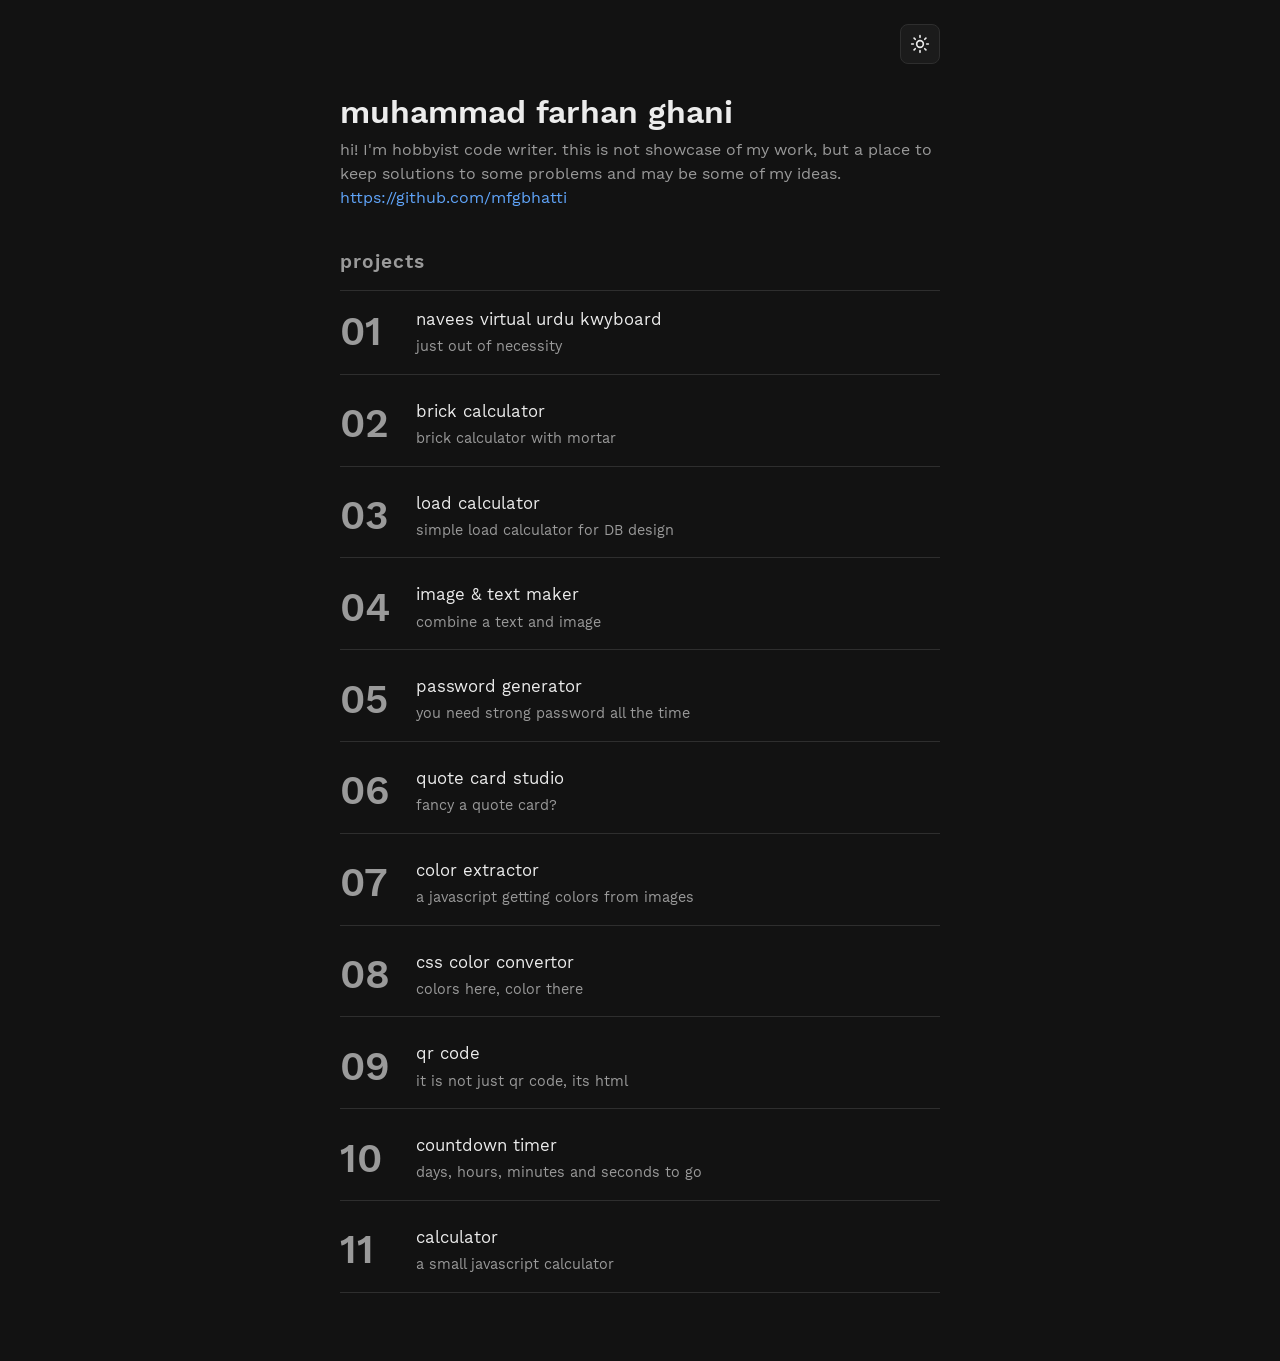
<file: index.html>
<!doctype html>
<html lang="en">
  <head>
    <meta charset="UTF-8" />
    <meta name="viewport" content="width=device-width, initial-scale=1.0" />
    <title>Projects by mfgbhatti</title>
    <link rel="stylesheet" href="assets/css/site.css" />
    <script src="assets/js/theme.js"></script>
    <!-- Icons -->
    <link
      rel="apple-touch-icon-precomposed"
      sizes="144x144"
      href="assets/img/apple-touch-icon-144-precomposed.png"
    />
    <link rel="shortcut icon" href="assets/img/favicon.ico" />
  </head>
  <body class="landing">
    <main class="page">
      <div class="site-bar">
        <span></span>
        <button class="theme-toggle" type="button" data-theme-toggle>
          <svg class="icon-sun" viewBox="0 0 24 24" aria-hidden="true">
            <circle cx="12" cy="12" r="4" />
            <path
              d="M12 2v2M12 20v2M4.9 4.9l1.4 1.4M17.7 17.7l1.4 1.4M2 12h2M20 12h2M4.9 19.1l1.4-1.4M17.7 6.3l1.4-1.4"
            />
          </svg>
          <svg class="icon-moon" viewBox="0 0 24 24" aria-hidden="true">
            <path d="M21 12.8A9 9 0 1 1 11.2 3a7 7 0 0 0 9.8 9.8z" />
          </svg>
        </button>
      </div>
      <header class="page-head">
        <h1>muhammad farhan ghani</h1>
        <p class="bio">
          hi! I'm hobbyist code writer. this is not showcase of my work, but a
          place to keep solutions to some problems and may be some of my ideas.
          <a href="https://github.com/mfgbhatti"
            >https://github.com/mfgbhatti</a
          >
        </p>
      </header>

      <section>
        <h2>projects</h2>
        <ol class="projects">
          <li>
            <a href="navees/">
              navees virtual urdu kwyboard
              <span class="desc">just out of necessity</span>
            </a>
          </li>
          <li>
            <a href="brick_calculator/">
              brick calculator
              <span class="desc">brick calculator with mortar</span>
            </a>
          </li>
          <li>
            <a href="load_calculator/">
              load calculator
              <span class="desc">simple load calculator for DB design</span>
            </a>
          </li>
          <li>
            <a href="image-text-maker/">
              image & text maker
              <span class="desc">combine a text and image</span>
            </a>
          </li>
          <li>
            <a href="password_generator/">
              password generator
              <span class="desc">you need strong password all the time</span>
            </a>
          </li>
          <li>
            <a href="quote-card-studio/">
              quote card studio
              <span class="desc">fancy a quote card?</span>
            </a>
          </li>
          <li>
            <a href="color_extrator/">
              color extractor
              <span class="desc">a javascript getting colors from images</span>
            </a>
          </li>
          <li>
            <a href="css_color_converter/">
              css color convertor
              <span class="desc">colors here, color there</span>
            </a>
          </li>
          <li>
            <a href="qr_code/">
              qr code
              <span class="desc">it is not just qr code, its html</span>
            </a>
          </li>
          <li>
            <a href="countdown_timer/">
              countdown timer
              <span class="desc">days, hours, minutes and seconds to go</span>
            </a>
          </li>
          <li>
            <a href="calculator/">
              calculator
              <span class="desc">a small javascript calculator</span>
            </a>
          </li>
        </ol>
      </section>
    </main>
  </body>
</html>
</file>
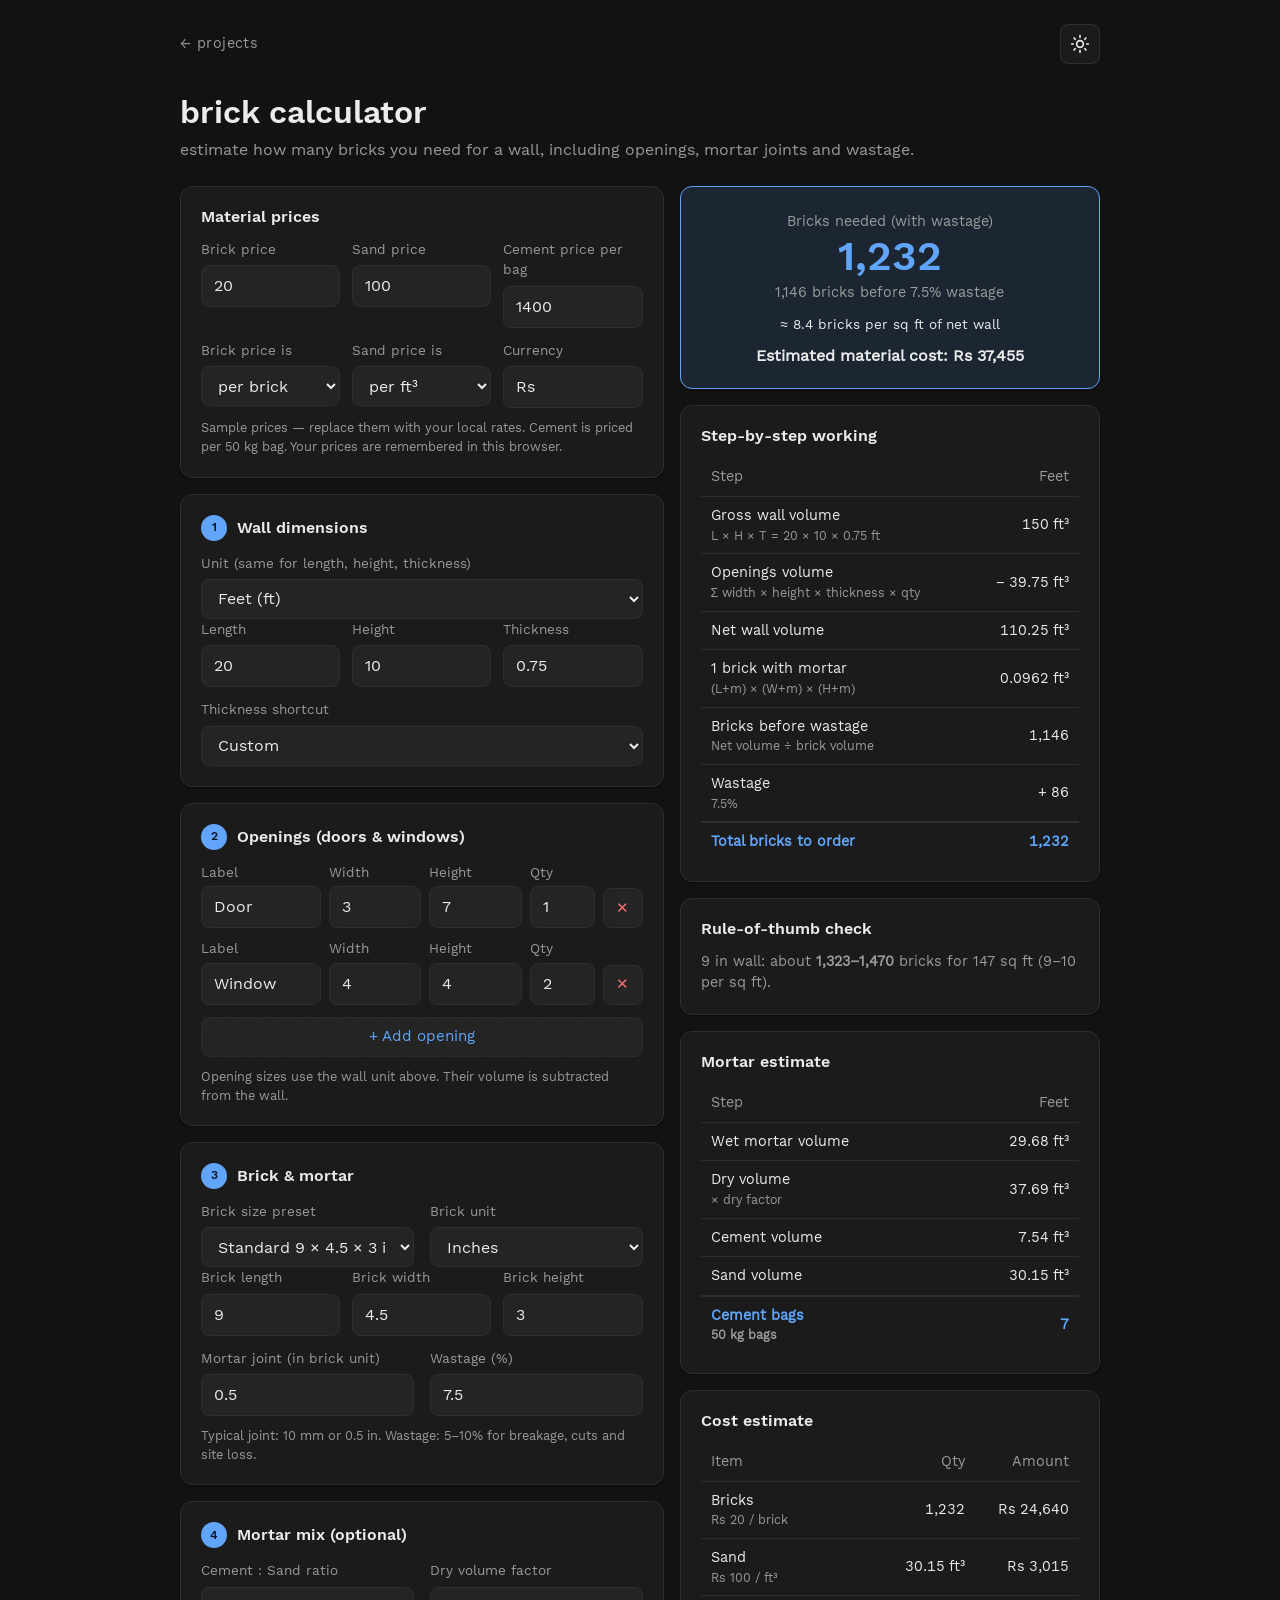
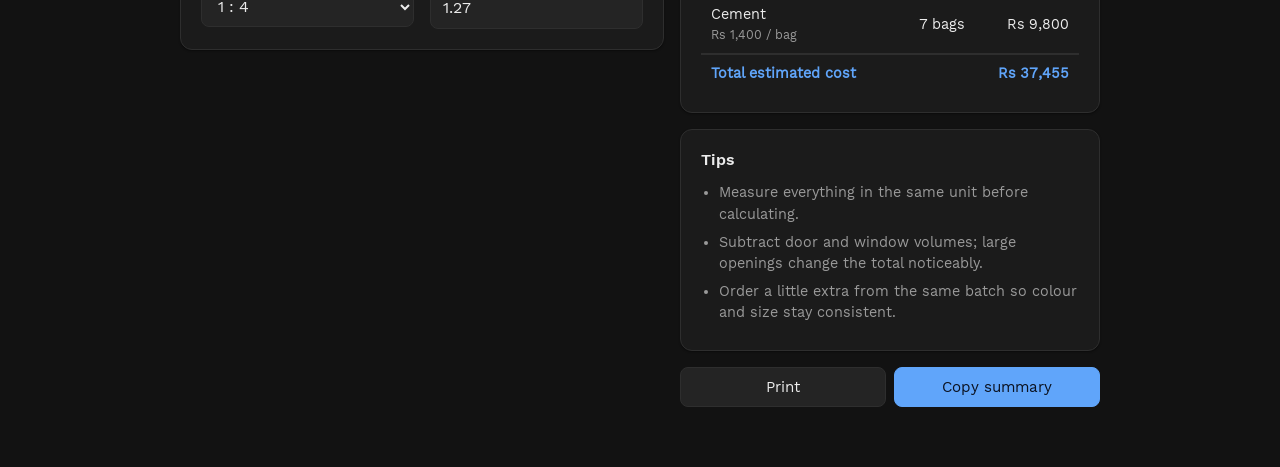
<file: brick_calculator/index.html>
<!doctype html>
<html lang="en">
  <head>
    <meta charset="UTF-8" />
    <meta name="viewport" content="width=device-width, initial-scale=1" />
    <title>Brick Calculator &middot; mfgbhatti</title>
    <link rel="stylesheet" href="../assets/css/site.css" />
    <link rel="stylesheet" href="style.css" />
    <script src="../assets/js/theme.js"></script>
    <!-- Icons -->
    <link
      rel="apple-touch-icon-precomposed"
      sizes="144x144"
      href="../assets/img/apple-touch-icon-144-precomposed.png"
    />
    <link rel="shortcut icon" href="../assets/img/favicon.ico" />
  </head>
  <body>
    <main class="page page--wide wrap">
      <div class="site-bar">
        <a class="back" href="../">&larr; projects</a>
        <button class="theme-toggle" type="button" data-theme-toggle>
          <svg class="icon-sun" viewBox="0 0 24 24" aria-hidden="true"><circle cx="12" cy="12" r="4"/><path d="M12 2v2M12 20v2M4.9 4.9l1.4 1.4M17.7 17.7l1.4 1.4M2 12h2M20 12h2M4.9 19.1l1.4-1.4M17.7 6.3l1.4-1.4"/></svg>
          <svg class="icon-moon" viewBox="0 0 24 24" aria-hidden="true"><path d="M21 12.8A9 9 0 1 1 11.2 3a7 7 0 0 0 9.8 9.8z"/></svg>
        </button>
      </div>
      <header class="page-head">
        <h1>brick calculator</h1>
        <p>
          estimate how many bricks you need for a wall, including openings,
          mortar joints and wastage.
        </p>
      </header>

      <div class="layout">
        <!-- INPUTS -->
        <div>
          <section class="card">
            <h3 class="card__title">Material prices</h3>
            <div class="cols-3">
              <div class="field">
                <label class="label" for="pBrick">Brick price</label>
                <input class="input" id="pBrick" type="number" min="0" step="any" value="20" />
              </div>
              <div class="field">
                <label class="label" for="pSand">Sand price</label>
                <input class="input" id="pSand" type="number" min="0" step="any" value="100" />
              </div>
              <div class="field">
                <label class="label" for="pCement">Cement price per bag</label>
                <input class="input"
                  id="pCement"
                  type="number"
                  min="0"
                  step="any"
                  value="1400"
                />
              </div>
            </div>
            <div class="cols-3 gap-top">
              <div class="field">
                <label class="label" for="pBrickBasis">Brick price is</label>
                <select class="select" id="pBrickBasis">
                  <option value="1">per brick</option>
                  <option value="1000">per 1000 bricks</option>
                </select>
              </div>
              <div class="field">
                <label class="label" for="pSandBasis">Sand price is</label>
                <select class="select" id="pSandBasis">
                  <option value="ft3">per ft³</option>
                  <option value="100ft3">per 100 ft³</option>
                  <option value="m3">per m³</option>
                </select>
              </div>
              <div class="field">
                <label class="label" for="currency">Currency</label>
                <input class="input" id="currency" type="text" maxlength="6" value="Rs" />
              </div>
            </div>
            <p class="hint">
              Sample prices &mdash; replace them with your local rates. Cement is
              priced per 50 kg bag. Your prices are remembered in this browser.
            </p>
          </section>

          <section class="card">
            <h3 class="card__title"><span class="step badge">1</span> Wall dimensions</h3>
            <div class="field">
              <label class="label" for="wallUnit"
                >Unit (same for length, height, thickness)</label
              >
              <select class="select" id="wallUnit">
                <option value="ft" selected>Feet (ft)</option>
                <option value="in">Inches (in)</option>
                <option value="m">Metres (m)</option>
                <option value="cm">Centimetres (cm)</option>
                <option value="mm">Millimetres (mm)</option>
              </select>
            </div>
            <div class="cols-3">
              <div class="field">
                <label class="label" for="wl">Length</label
                ><input class="input" id="wl" type="number" min="0" step="any" value="20" />
              </div>
              <div class="field">
                <label class="label" for="wh">Height</label
                ><input class="input" id="wh" type="number" min="0" step="any" value="10" />
              </div>
              <div class="field">
                <label class="label" for="wt">Thickness</label
                ><input class="input" id="wt" type="number" min="0" step="any" value="0.75" />
              </div>
            </div>
            <div class="field gap-top">
              <label class="label" for="wallType">Thickness shortcut</label>
              <select class="select" id="wallType">
                <option value="">Custom</option>
                <option value="4.5">4.5 in single-brick wall</option>
                <option value="9">9 in double-brick wall</option>
              </select>
            </div>
          </section>

          <section class="card">
            <h3 class="card__title"><span class="step badge">2</span> Openings (doors &amp; windows)</h3>
            <div class="openings" id="openings"></div>
            <button class="btn btn--block btn-add" id="addOpening" type="button">
              + Add opening
            </button>
            <p class="hint">
              Opening sizes use the wall unit above. Their volume is subtracted
              from the wall.
            </p>
          </section>

          <section class="card">
            <h3 class="card__title"><span class="step badge">3</span> Brick &amp; mortar</h3>
            <div class="grid-2">
              <div class="field">
                <label class="label" for="preset">Brick size preset</label>
                <select class="select" id="preset">
                  <option value="9,4.5,3,in">Standard 9 × 4.5 × 3 in</option>
                  <option value="190,90,90,mm">Modular 190 × 90 × 90 mm</option>
                  <option value="215,102.5,65,mm">
                    UK 215 × 102.5 × 65 mm
                  </option>
                  <option value="230,110,70,mm">
                    Metric 230 × 110 × 70 mm
                  </option>
                  <option value="custom">Custom…</option>
                </select>
              </div>
              <div class="field">
                <label class="label" for="bUnit">Brick unit</label>
                <select class="select" id="bUnit">
                  <option value="in">Inches</option>
                  <option value="mm">Millimetres</option>
                </select>
              </div>
            </div>
            <div class="cols-3">
              <div class="field">
                <label class="label" for="bl">Brick length</label
                ><input class="input" id="bl" type="number" min="0" step="any" value="9" />
              </div>
              <div class="field">
                <label class="label" for="bw">Brick width</label
                ><input class="input" id="bw" type="number" min="0" step="any" value="4.5" />
              </div>
              <div class="field">
                <label class="label" for="bh">Brick height</label
                ><input class="input" id="bh" type="number" min="0" step="any" value="3" />
              </div>
            </div>
            <div class="grid-2 gap-top">
              <div class="field">
                <label class="label" for="mortar">Mortar joint (in brick unit)</label
                ><input class="input"
                  id="mortar"
                  type="number"
                  min="0"
                  step="any"
                  value="0.5"
                />
              </div>
              <div class="field">
                <label class="label" for="waste">Wastage (%)</label
                ><input class="input"
                  id="waste"
                  type="number"
                  min="0"
                  max="50"
                  step="any"
                  value="7.5"
                />
              </div>
            </div>
            <p class="hint">
              Typical joint: 10 mm or 0.5 in. Wastage: 5–10% for breakage, cuts
              and site loss.
            </p>
          </section>

          <section class="card">
            <h3 class="card__title"><span class="step badge">4</span> Mortar mix (optional)</h3>
            <div class="grid-2">
              <div class="field">
                <label class="label" for="mix">Cement : Sand ratio</label>
                <select class="select" id="mix">
                  <option value="3,1,4">1 : 3</option>
                  <option value="4,1,5" selected>1 : 4</option>
                  <option value="5,1,6">1 : 5</option>
                  <option value="6,1,7">1 : 6</option>
                </select>
              </div>
              <div class="field">
                <label class="label" for="dry">Dry volume factor</label>
                <input class="input"
                  id="dry"
                  type="number"
                  min="1"
                  step="0.01"
                  value="1.27"
                />
              </div>
            </div>
          </section>
        </div>

        <!-- RESULTS -->
        <div>
          <div class="card result-main">
            <div class="sub">Bricks needed (with wastage)</div>
            <div class="big" id="finalBricks">0</div>
            <div class="sub" id="baseBricks">0 bricks before wastage</div>
            <div class="alt" id="altCount"></div>
            <div class="cost" id="costLine"></div>
          </div>

          <section class="card">
            <h3 class="card__title">Step-by-step working</h3>
            <table class="table" id="working"></table>
            <div class="warn msg is-error" id="warn"></div>
          </section>

          <section class="card">
            <h3 class="card__title">Rule-of-thumb check</h3>
            <div id="thumb" class="hint thumb"></div>
          </section>

          <section class="card">
            <h3 class="card__title">Mortar estimate</h3>
            <table class="table" id="mortarTable"></table>
          </section>

          <section class="card">
            <h3 class="card__title">Cost estimate</h3>
            <table class="table" id="costTable"></table>
          </section>

          <section class="card">
            <h3 class="card__title">Tips</h3>
            <ul class="tips muted">
              <li>Measure everything in the same unit before calculating.</li>
              <li>
                Subtract door and window volumes; large openings change the
                total noticeably.
              </li>
              <li>
                Order a little extra from the same batch so colour and size stay
                consistent.
              </li>
            </ul>
          </section>

          <div class="actions">
            <button type="button" id="printBtn" class="btn">Print</button>
            <button type="button" id="copyBtn" class="btn btn--primary primary">
              Copy summary
            </button>
          </div>
        </div>
      </div>
    </main>

    <script src="script.js"></script>
    <script src="print-estimates.js"></script>
  </body>
</html>
</file>
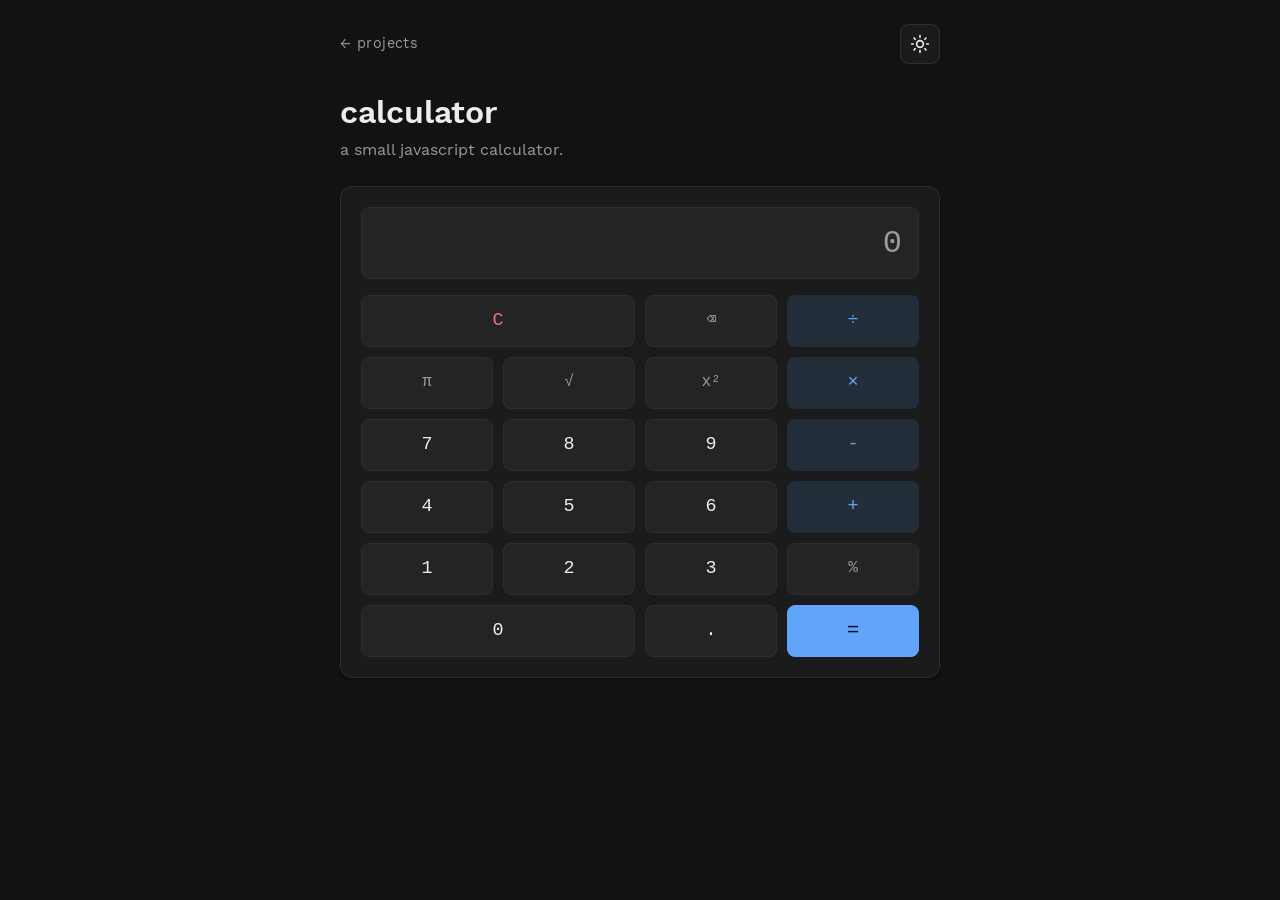
<file: calculator/index.html>
<!doctype html>
<html lang="en">
  <head>
    <meta charset="UTF-8" />
    <meta name="viewport" content="width=device-width, initial-scale=1.0" />
    <title>Calculator &middot; mfgbhatti</title>
    <link rel="stylesheet" href="../assets/css/site.css" />
    <link rel="stylesheet" href="style.css" />
    <script src="../assets/js/theme.js"></script>
    <!-- Icons -->
    <link
      rel="apple-touch-icon-precomposed"
      sizes="144x144"
      href="../assets/img/apple-touch-icon-144-precomposed.png"
    />
    <link rel="shortcut icon" href="../assets/img/favicon.ico" />
  </head>
  <body>
    <main class="page">
      <div class="site-bar">
        <a class="back" href="../">&larr; projects</a>
        <button class="theme-toggle" type="button" data-theme-toggle>
          <svg class="icon-sun" viewBox="0 0 24 24" aria-hidden="true"><circle cx="12" cy="12" r="4"/><path d="M12 2v2M12 20v2M4.9 4.9l1.4 1.4M17.7 17.7l1.4 1.4M2 12h2M20 12h2M4.9 19.1l1.4-1.4M17.7 6.3l1.4-1.4"/></svg>
          <svg class="icon-moon" viewBox="0 0 24 24" aria-hidden="true"><path d="M21 12.8A9 9 0 1 1 11.2 3a7 7 0 0 0 9.8 9.8z"/></svg>
        </button>
      </div>
      <header class="page-head">
        <h1>calculator</h1>
        <p>a small javascript calculator.</p>
      </header>

      <div class="card stack">
        <input
          type="text"
          class="display readout num"
          id="display"
          disabled
          placeholder="0"
          autofocus
          aria-label="Display"
        />
        <div id="buttons-w" class="buttons-w"></div>
      </div>
    </main>

    <script>
      document.addEventListener("DOMContentLoaded", function () {
        const display = document.getElementById("display");
        const buttonsWrapper = document.getElementById("buttons-w");

        const buttons = [
          "C",
          "⌫",
          "÷",
          "π",
          "√",
          "x²",
          "×",
          "7",
          "8",
          "9",
          "-",
          "4",
          "5",
          "6",
          "+",
          "1",
          "2",
          "3",
          "%",
          "0",
          ".",
          "=",
        ];

        const operatorButtons = ["+", "-", "÷", "×"];
        const specialButtons = ["π", "√", "x²", "%", "⌫"];

        buttons.forEach((buttonText) => {
          const button = document.createElement("button");
          button.type = "button";
          button.classList.add("btn");
          button.textContent = buttonText;

          if (buttonText === "0") {
            button.dataset.value = "0";
          }

          if (operatorButtons.includes(buttonText)) {
            button.classList.add("operator");
          }

          if (specialButtons.includes(buttonText)) {
            button.classList.add("special");
          }

          if (buttonText === "=") {
            button.classList.add("equals", "btn--primary");
          } else if (buttonText === "C") {
            button.classList.add("clear");
          }

          button.addEventListener("click", () => {
            button.style.transform = "scale(0.95)";
            setTimeout(() => {
              button.style.transform = "";
            }, 100);

            switch (buttonText) {
              case "=":
                calculate();
                break;
              case "C":
                clearDisplay();
                break;
              case "⌫":
                backSpace();
                break;
              case "√":
                getSquareRoot();
                break;
              case "x²":
                powerByTwo();
                break;
              case "π":
                addPi();
                break;
              default:
                appendToDisplay(buttonText);
            }
          });

          buttonsWrapper.appendChild(button);
        });

        document.addEventListener("keydown", (e) => {
          const key = e.key;

          const keyMap = {
            Enter: "=",
            Backspace: "⌫",
            Escape: "C",
            "*": "×",
            "/": "÷",
            p: "π",
            P: "π",
          };

          let buttonText = keyMap[key] || key;

          const buttons = document.querySelectorAll("#buttons-w button");
          for (let btn of buttons) {
            if (btn.textContent === buttonText) {
              btn.click();
              break;
            }
          }

          if (["Enter", "Backspace", "Escape"].includes(key)) {
            e.preventDefault();
          }
        });

        function appendToDisplay(value) {
          if (value === ".") {
            const parts = display.value.split(/[+\-÷×]/);
            const lastPart = parts[parts.length - 1];
            if (lastPart.includes(".")) return;
          }

          if (
            operatorButtons.includes(value) &&
            operatorButtons.includes(display.value.slice(-1))
          ) {
            return;
          }
          // NOTE: may be review it
          if (
            value === "π" &&
            display.value !== "" &&
            /[\d.]$/.test(display.value)
          ) {
            display.value += "×";
          }

          display.value += value;
          updateDisplayPlaceholder();
        }

        function getSquareRoot() {
          const value = parseFloat(display.value);
          if (isNaN(value) || value < 0) {
            display.value = "Error";
            setTimeout(clearDisplay, 1500);
            return;
          }
          const result = Math.sqrt(value);
          display.value = result % 1 !== 0 ? result.toFixed(4) : String(result);
          updateDisplayPlaceholder();
        }

        function powerByTwo() {
          const value = parseFloat(display.value);
          if (isNaN(value)) {
            display.value = "Error";
            setTimeout(clearDisplay, 1500);
            return;
          }
          const result = value * value;
          display.value = result % 1 !== 0 ? result.toFixed(4) : String(result);
          updateDisplayPlaceholder();
        }

        function addPi() {
          if (display.value === "" || /[\d.]$/.test(display.value)) {
            display.value += "×3.1416";
          } else {
            display.value += "3.1416";
          }
          updateDisplayPlaceholder();
        }

        function backSpace() {
          display.value = display.value.slice(0, -1);
          updateDisplayPlaceholder();
        }

        function clearDisplay() {
          display.value = "";
          updateDisplayPlaceholder();
        }

        function updateDisplayPlaceholder() {
          display.placeholder = display.value === "" ? "0" : "";
        }

        function calculate() {
          try {
            let expression = display.value
              .replace(/×/g, "*")
              .replace(/÷/g, "/")
              .replace(/π/g, "3.1416");

            if (!/^[\d.+\-*/%]+$/.test(expression)) {
              throw new Error("Invalid expression");
            }

            if (expression.includes("/0")) {
              throw new Error("Division by zero");
            }

            const result = new Function(`return (${expression})`)();

            if (!isFinite(result)) {
              throw new Error("Division by zero");
            }

            display.value =
              result % 1 !== 0 ? result.toFixed(4) : String(result);
            updateDisplayPlaceholder();
          } catch (error) {
            display.value = "Error";
            setTimeout(clearDisplay, 1500);
            console.error("Calculation error:", error);
          }
        }
      });
    </script>
  </body>
</html>
</file>
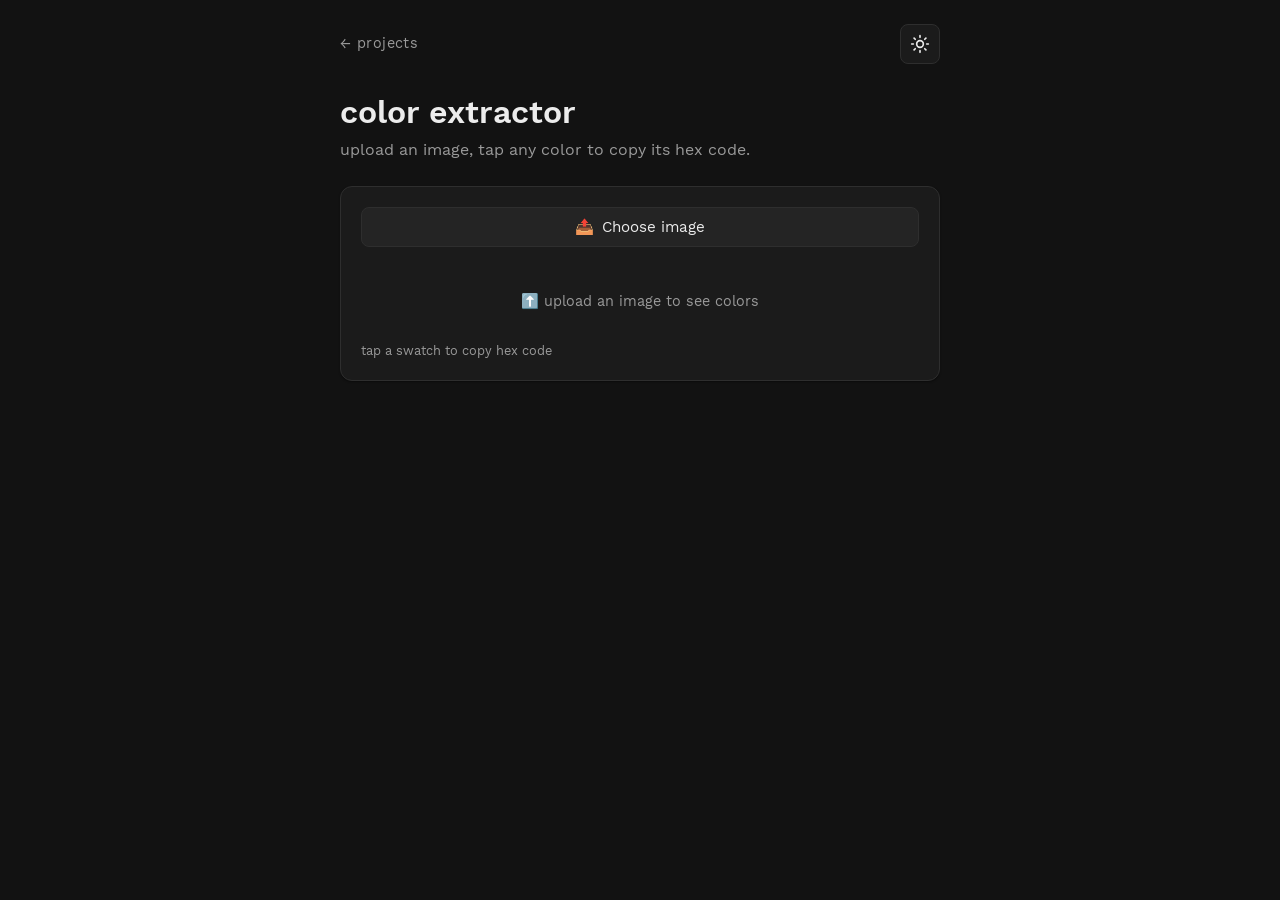
<file: color_extrator/index.html>
<!doctype html>
<html lang="en">
  <head>
    <meta charset="UTF-8" />
    <meta name="viewport" content="width=device-width, initial-scale=1.0" />
    <title>Color Extractor &middot; mfgbhatti</title>
    <link rel="stylesheet" href="../assets/css/site.css" />
    <link rel="stylesheet" href="style.css" />
    <script src="../assets/js/theme.js"></script>
    <!-- Icons -->
    <link
      rel="apple-touch-icon-precomposed"
      sizes="144x144"
      href="../assets/img/apple-touch-icon-144-precomposed.png"
    />
    <link rel="shortcut icon" href="../assets/img/favicon.ico" />
  </head>
  <body>
    <main class="page">
      <div class="site-bar">
        <a class="back" href="../">&larr; projects</a>
        <button class="theme-toggle" type="button" data-theme-toggle>
          <svg class="icon-sun" viewBox="0 0 24 24" aria-hidden="true"><circle cx="12" cy="12" r="4"/><path d="M12 2v2M12 20v2M4.9 4.9l1.4 1.4M17.7 17.7l1.4 1.4M2 12h2M20 12h2M4.9 19.1l1.4-1.4M17.7 6.3l1.4-1.4"/></svg>
          <svg class="icon-moon" viewBox="0 0 24 24" aria-hidden="true"><path d="M21 12.8A9 9 0 1 1 11.2 3a7 7 0 0 0 9.8 9.8z"/></svg>
        </button>
      </div>
      <header class="page-head">
        <h1>color extractor</h1>
        <p>upload an image, tap any color to copy its hex code.</p>
      </header>

      <div class="card stack">
        <label class="btn btn--block" id="fileLabel" role="button" tabindex="0">
          <span class="file-icon">📤</span>
          <span>Choose image</span>
          <input type="file" id="upload" accept="image/*" />
        </label>

        <div class="preview-container">
          <img id="preview" alt="uploaded preview" style="display: none" />
        </div>

        <div id="palette">
          <div class="empty-palette">⬆️ upload an image to see colors</div>
        </div>

        <p class="hint">tap a swatch to copy hex code</p>
      </div>

      <div id="toast" class="toast">📋 copied!</div>
      <canvas id="canvas" width="100" height="100"></canvas>
    </main>

  <script>
    (function() {
      const upload = document.getElementById('upload');
      const preview = document.getElementById('preview');
      const canvas = document.getElementById('canvas');
      const ctx = canvas.getContext('2d');
      const palette = document.getElementById('palette');
      const toast = document.getElementById('toast');

      let toastTimer = null;

      function showToast(msg = '📋 copied!') {
        toast.textContent = msg;
        toast.classList.add('show');
        if (toastTimer) clearTimeout(toastTimer);
        toastTimer = setTimeout(() => {
          toast.classList.remove('show');
        }, 1800);
      }

      // Handle file selection
      upload.addEventListener('change', function (e) {
        const file = e.target.files[0];
        if (!file) return;

        // check if it's an image
        if (!file.type.startsWith('image/')) {
          showToast('⚠️ please select an image');
          this.value = '';
          return;
        }

        const reader = new FileReader();
        reader.onload = function (evt) {
          const img = new Image();
          img.onload = function () {
            preview.src = img.src;
            preview.style.display = 'block';
            extractColors(img);
            // reset file input so same file can be re-uploaded
            upload.value = '';
          };
          img.onerror = function () {
            showToast('⚠️ failed to load image');
            upload.value = '';
          };
          img.src = evt.target.result;
        };
        reader.onerror = function () {
          showToast('⚠️ file read error');
          upload.value = '';
        };
        reader.readAsDataURL(file);
      });

      // Also allow drag & drop on the label? We keep it simple but we can add a small extra
      // but the label already covers the input. For better mobile UX, we keep it as is.

      // Extract dominant colors
      function extractColors(img) {
        // Use a fixed small canvas for performance (100px wide, proportional height)
        const w = 100;
        const h = Math.round(100 * (img.height / img.width));
        canvas.width = w;
        canvas.height = h;

        // clear & draw
        ctx.clearRect(0, 0, w, h);
        ctx.drawImage(img, 0, 0, w, h);

        let imageData;
        try {
          imageData = ctx.getImageData(0, 0, w, h);
        } catch (err) {
          showToast('⚠️ canvas error');
          return;
        }

        const data = imageData.data;
        const colorMap = new Map(); // key -> count

        // sample every 2nd pixel for speed (still accurate)
        const step = 2; 
        for (let i = 0; i < data.length; i += step * 4) {
          const r = data[i];
          const g = data[i + 1];
          const b = data[i + 2];
          const a = data[i + 3];
          // skip transparent / nearly transparent
          if (a < 128) continue;

          // Quantize: 16-step reduces similar colors (more natural grouping)
          const qR = Math.round(r / 16) * 16;
          const qG = Math.round(g / 16) * 16;
          const qB = Math.round(b / 16) * 16;
          const key = `${qR},${qG},${qB}`;

          colorMap.set(key, (colorMap.get(key) || 0) + 1);
        }

        // If no colors found (e.g., all transparent), fallback
        if (colorMap.size === 0) {
          palette.innerHTML = `<div class="empty-palette">😕 no colors found (try another image)</div>`;
          return;
        }

        // Sort by count descending, take top 8
        const sorted = Array.from(colorMap.entries())
          .sort((a, b) => b[1] - a[1])
          .slice(0, 8);

        // Build palette
        palette.innerHTML = '';
        sorted.forEach(([rgbStr]) => {
          const [r, g, b] = rgbStr.split(',').map(Number);
          const hex = `#${[r, g, b].map(c => c.toString(16).padStart(2, '0')).join('')}`;
          const div = document.createElement('div');
          div.className = 'swatch';
          div.style.background = `rgb(${r},${g},${b})`;
          div.innerHTML = `<span>${hex}</span>`;
          div.setAttribute('role', 'button');
          div.setAttribute('aria-label', `copy ${hex}`);
          div.title = `tap to copy ${hex}`;

          // copy on click / tap
          div.addEventListener('click', function (e) {
            e.stopPropagation();
            if (navigator.clipboard && navigator.clipboard.writeText) {
              navigator.clipboard.writeText(hex).then(() => {
                showToast(`📋 ${hex} copied`);
              }).catch(() => {
                // fallback
                copyFallback(hex);
              });
            } else {
              copyFallback(hex);
            }
          });

          // Also support touch events for extra reliability
          div.addEventListener('touchstart', function (e) {
            // we use click, but this ensures no double-tap zoom interference
          }, { passive: true });

          palette.appendChild(div);
        });

        // add a small "tap to copy" hint if we have colors
        // but we already have footer hint
      }

      // Fallback copy method for older browsers / mobile
      function copyFallback(text) {
        try {
          const textarea = document.createElement('textarea');
          textarea.value = text;
          textarea.style.position = 'fixed';
          textarea.style.left = '-9999px';
          textarea.style.top = '-9999px';
          textarea.style.width = '1px';
          textarea.style.height = '1px';
          textarea.style.opacity = '0';
          document.body.appendChild(textarea);
          textarea.select();
          document.execCommand('copy');
          document.body.removeChild(textarea);
          showToast(`📋 ${text} copied`);
        } catch (err) {
          showToast('⚠️ copy not supported');
        }
      }

      // If user clicks on empty palette hint, maybe we can trigger file input?
      // we use the label already.

      // For better accessibility: allow keyboard on label
      const fileLabel = document.getElementById('fileLabel');
      fileLabel.addEventListener('keydown', function (e) {
        if (e.key === 'Enter' || e.key === ' ') {
          e.preventDefault();
          upload.click();
        }
      });

      // Reset preview if needed? not required.
      // Also handle case where user cancels file selection
      upload.addEventListener('cancel', function () {
        // do nothing
      });

      // show a small toast if the user clicks on the empty area? no.

      // extra: if image is loaded and we want to re-extract (if user re-upload)
      // everything resets via change event.

      // also add a subtle clear if user wants? not needed.

      console.log('🎨 mobile-friendly color extractor ready');
    })();
  </script>
</body>
</html>
</file>
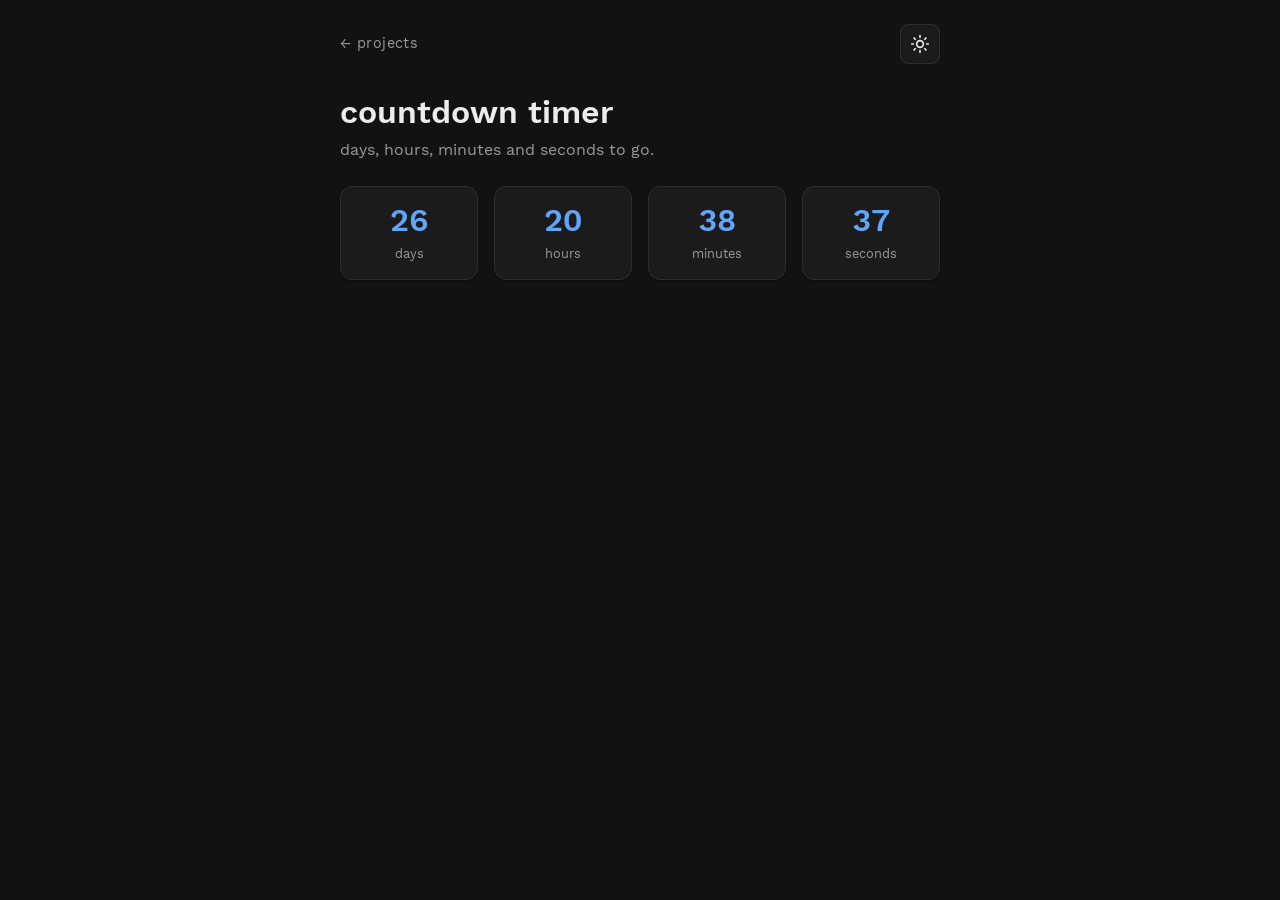
<file: countdown_timer/index.html>
<!doctype html>
<html lang="en">
  <head>
    <meta charset="UTF-8" />
    <meta name="viewport" content="width=device-width, initial-scale=1.0" />
    <title>Countdown Timer &middot; mfgbhatti</title>
    <link rel="stylesheet" href="../assets/css/site.css" />
    <link rel="stylesheet" href="style.css" />
    <script src="../assets/js/theme.js"></script>
    <!-- Icons -->
    <link
      rel="apple-touch-icon-precomposed"
      sizes="144x144"
      href="../assets/img/apple-touch-icon-144-precomposed.png"
    />
    <link rel="shortcut icon" href="../assets/img/favicon.ico" />
  </head>
  <body>
    <main class="page">
      <div class="site-bar">
        <a class="back" href="../">&larr; projects</a>
        <button class="theme-toggle" type="button" data-theme-toggle>
          <svg class="icon-sun" viewBox="0 0 24 24" aria-hidden="true"><circle cx="12" cy="12" r="4"/><path d="M12 2v2M12 20v2M4.9 4.9l1.4 1.4M17.7 17.7l1.4 1.4M2 12h2M20 12h2M4.9 19.1l1.4-1.4M17.7 6.3l1.4-1.4"/></svg>
          <svg class="icon-moon" viewBox="0 0 24 24" aria-hidden="true"><path d="M21 12.8A9 9 0 1 1 11.2 3a7 7 0 0 0 9.8 9.8z"/></svg>
        </button>
      </div>
      <header class="page-head">
        <h1>countdown timer</h1>
        <p>days, hours, minutes and seconds to go.</p>
      </header>
      <div class="units">
        <div class="card unit">
          <div class="unit__value num" id="days">0</div>
          <span class="unit__label">Days</span>
        </div>
        <div class="card unit">
          <div class="unit__value num" id="hours">0</div>
          <span class="unit__label">Hours</span>
        </div>
        <div class="card unit">
          <div class="unit__value num" id="minutes">0</div>
          <span class="unit__label">Minutes</span>
        </div>
        <div class="card unit">
          <div class="unit__value num" id="seconds">0</div>
          <span class="unit__label">Seconds</span>
        </div>
      </div>
    </main>
    <script src="script.js"></script>
  </body>
</html>
</file>
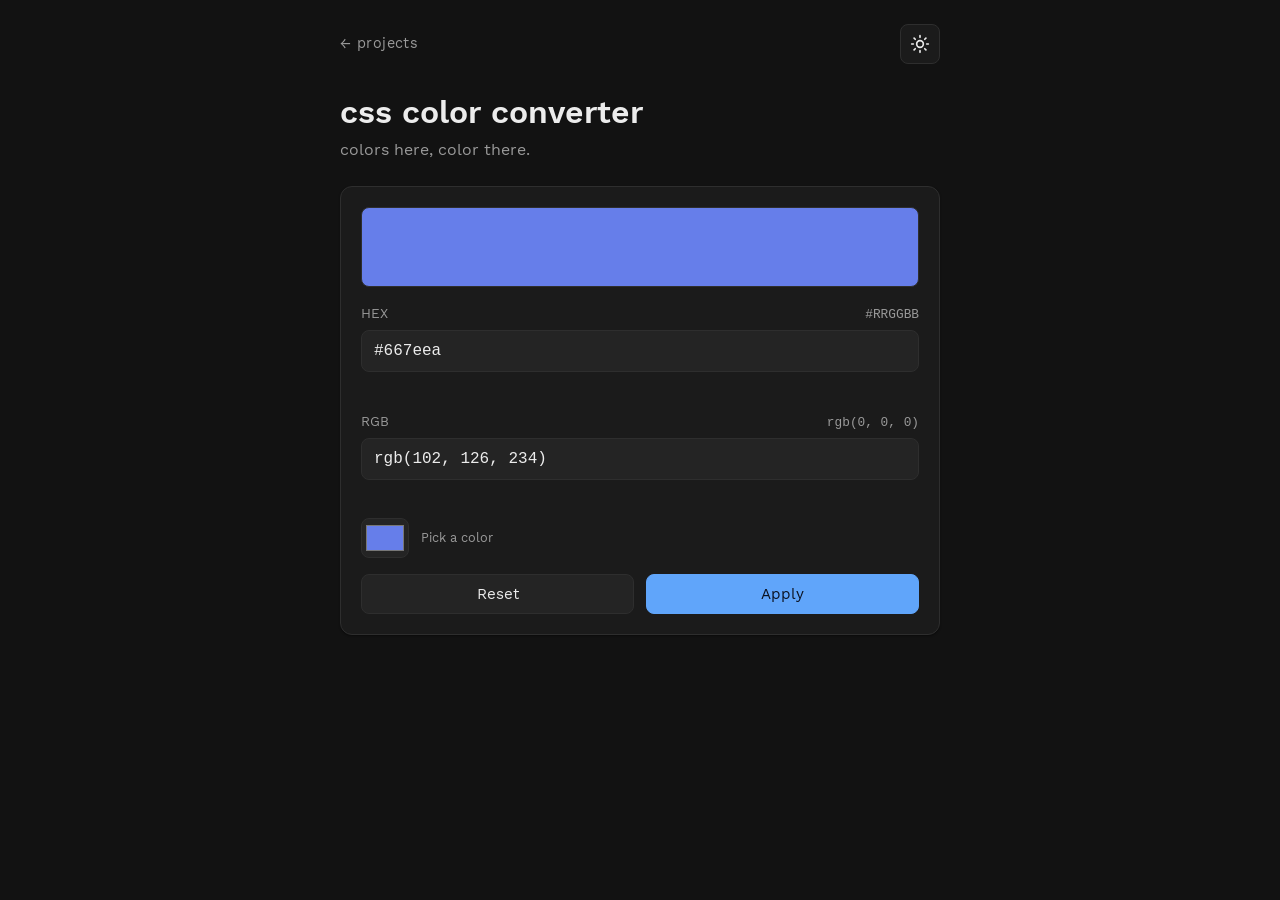
<file: css_color_converter/index.html>
<!doctype html>
<html lang="en">
  <head>
    <meta charset="UTF-8" />
    <meta name="viewport" content="width=device-width, initial-scale=1.0" />
    <title>CSS Color Converter &middot; mfgbhatti</title>
    <link rel="stylesheet" href="../assets/css/site.css" />
    <link rel="stylesheet" href="style.css" />
    <script src="../assets/js/theme.js"></script>
    <!-- Icons -->
    <link
      rel="apple-touch-icon-precomposed"
      sizes="144x144"
      href="../assets/img/apple-touch-icon-144-precomposed.png"
    />
    <link rel="shortcut icon" href="../assets/img/favicon.ico" />
  </head>
  <body>
    <main class="page">
      <div class="site-bar">
        <a class="back" href="../">&larr; projects</a>
        <button class="theme-toggle" type="button" data-theme-toggle>
          <svg class="icon-sun" viewBox="0 0 24 24" aria-hidden="true"><circle cx="12" cy="12" r="4"/><path d="M12 2v2M12 20v2M4.9 4.9l1.4 1.4M17.7 17.7l1.4 1.4M2 12h2M20 12h2M4.9 19.1l1.4-1.4M17.7 6.3l1.4-1.4"/></svg>
          <svg class="icon-moon" viewBox="0 0 24 24" aria-hidden="true"><path d="M21 12.8A9 9 0 1 1 11.2 3a7 7 0 0 0 9.8 9.8z"/></svg>
        </button>
      </div>
      <header class="page-head">
        <h1>css color converter</h1>
        <p>colors here, color there.</p>
      </header>

      <div class="card stack">
        <div class="color-preview" id="colorPreview"></div>

        <div class="field">
          <label class="label" for="hexInput">
            <span>HEX</span>
            <span class="hint mono">#RRGGBB</span>
          </label>
          <input
            type="text"
            class="color-input input input--mono"
            id="hexInput"
            placeholder="#667eea"
            maxlength="7"
            value="#667eea"
            autocomplete="off"
            spellcheck="false"
          />
          <div class="msg validation-message" id="hexMessage"></div>
        </div>

        <div class="field">
          <label class="label" for="rgbInput">
            <span>RGB</span>
            <span class="hint mono">rgb(0, 0, 0)</span>
          </label>
          <input
            type="text"
            class="color-input input input--mono"
            id="rgbInput"
            placeholder="rgb(102, 126, 234)"
            value="rgb(102, 126, 234)"
            autocomplete="off"
            spellcheck="false"
          />
          <div class="msg validation-message" id="rgbMessage"></div>
        </div>

        <div class="row">
          <input
            type="color"
            class="color-picker-input"
            id="colorPicker"
            value="#667eea"
            aria-label="Pick a color"
          />
          <span class="hint">Pick a color</span>
        </div>

        <div class="row action-buttons">
          <button class="btn action-btn secondary" id="resetBtn" type="button">Reset</button>
          <button class="btn btn--primary action-btn primary" id="applyBtn" type="button">Apply</button>
        </div>
      </div>
    </main>

    <script>
      document.addEventListener("DOMContentLoaded", function () {
        const hexInput = document.getElementById("hexInput");
        const rgbInput = document.getElementById("rgbInput");
        const colorPicker = document.getElementById("colorPicker");
        const colorPreview = document.getElementById("colorPreview");
        const hexMessage = document.getElementById("hexMessage");
        const rgbMessage = document.getElementById("rgbMessage");
        const resetBtn = document.getElementById("resetBtn");
        const applyBtn = document.getElementById("applyBtn");

        let currentColor = "#667eea";

        updateColor(currentColor);

        hexInput.addEventListener("input", function () {
          const value = this.value.trim();
          if (value === "") {
            hexMessage.textContent = "";
            hexMessage.className = "msg validation-message";
            this.classList.remove("error");
            return;
          }

          if (isValidHex(value)) {
            const rgb = hexToRgb(value);
            if (rgb) {
              const rgbString = `rgb(${rgb.r}, ${rgb.g}, ${rgb.b})`;
              rgbInput.value = rgbString;
              hexMessage.textContent = "✓ Valid HEX color";
              hexMessage.className = "msg validation-message success";
              this.classList.remove("error");
              updateColor(value);
            }
          } else {
            hexMessage.textContent = "✗ Invalid HEX format (use #RRGGBB)";
            hexMessage.className = "msg validation-message error";
            this.classList.add("error");
          }
        });

        rgbInput.addEventListener("input", function () {
          const value = this.value.trim();
          if (value === "") {
            rgbMessage.textContent = "";
            rgbMessage.className = "msg validation-message";
            this.classList.remove("error");
            return;
          }

          const rgb = parseRgb(value);
          if (rgb) {
            const hex = rgbToHex(rgb.r, rgb.g, rgb.b);
            hexInput.value = hex;
            rgbMessage.textContent = "✓ Valid RGB color";
            rgbMessage.className = "msg validation-message success";
            this.classList.remove("error");
            updateColor(hex);
          } else {
            rgbMessage.textContent = "✗ Invalid RGB format (use rgb(0, 0, 0))";
            rgbMessage.className = "msg validation-message error";
            this.classList.add("error");
          }
        });

        colorPicker.addEventListener("input", function () {
          const color = this.value;
          hexInput.value = color;
          const rgb = hexToRgb(color);
          if (rgb) {
            rgbInput.value = `rgb(${rgb.r}, ${rgb.g}, ${rgb.b})`;
            hexMessage.textContent = "";
            hexMessage.className = "msg validation-message";
            hexInput.classList.remove("error");
            rgbMessage.textContent = "";
            rgbMessage.className = "msg validation-message";
            rgbInput.classList.remove("error");
            updateColor(color);
          }
        });

        applyBtn.addEventListener("click", function () {
          const hex = hexInput.value.trim();
          if (isValidHex(hex)) {
            updateColor(hex);
          } else {
            const rgb = parseRgb(rgbInput.value.trim());
            if (rgb) {
              const hex = rgbToHex(rgb.r, rgb.g, rgb.b);
              hexInput.value = hex;
              updateColor(hex);
            }
          }
        });

        resetBtn.addEventListener("click", function () {
          const defaultColor = "#667eea";
          hexInput.value = defaultColor;
          const rgb = hexToRgb(defaultColor);
          rgbInput.value = `rgb(${rgb.r}, ${rgb.g}, ${rgb.b})`;
          colorPicker.value = defaultColor;
          hexMessage.textContent = "";
          hexMessage.className = "msg validation-message";
          hexInput.classList.remove("error");
          rgbMessage.textContent = "";
          rgbMessage.className = "msg validation-message";
          rgbInput.classList.remove("error");
          updateColor(defaultColor);
        });

        function updateColor(color) {
          currentColor = color;
          colorPreview.style.background = color;
          colorPicker.value = color;
        }

        function isValidHex(hex) {
          return /^#([A-Fa-f0-9]{6})$/.test(hex);
        }

        function hexToRgb(hex) {
          const result = /^#?([a-f\d]{2})([a-f\d]{2})([a-f\d]{2})$/i.exec(hex);
          return result
            ? {
                r: parseInt(result[1], 16),
                g: parseInt(result[2], 16),
                b: parseInt(result[3], 16),
              }
            : null;
        }

        function rgbToHex(r, g, b) {
          const toHex = (c) => {
            const hex = c.toString(16);
            return hex.length === 1 ? "0" + hex : hex;
          };
          return `#${toHex(r)}${toHex(g)}${toHex(b)}`;
        }

        function parseRgb(rgbString) {
          rgbString = rgbString.toLowerCase().replace(/\s/g, "");

          const match = rgbString.match(
            /^rgb\((\d{1,3}),(\d{1,3}),(\d{1,3})\)$/,
          );
          if (!match) return null;

          const r = parseInt(match[1]);
          const g = parseInt(match[2]);
          const b = parseInt(match[3]);

          // Validate ranges
          if (r < 0 || r > 255 || g < 0 || g > 255 || b < 0 || b > 255) {
            return null;
          }

          return { r, g, b };
        }

        function adjustColor(color, amount) {
          const rgb = hexToRgb(color);
          if (!rgb) return color;

          const r = Math.max(0, Math.min(255, rgb.r + amount));
          const g = Math.max(0, Math.min(255, rgb.g + amount));
          const b = Math.max(0, Math.min(255, rgb.b + amount));

          return rgbToHex(r, g, b);
        }

        hexInput.addEventListener("keydown", function (e) {
          if (e.key === "Enter") {
            applyBtn.click();
          }
        });

        rgbInput.addEventListener("keydown", function (e) {
          if (e.key === "Enter") {
            applyBtn.click();
          }
        });
      });
    </script>
  </body>
</html>
</file>
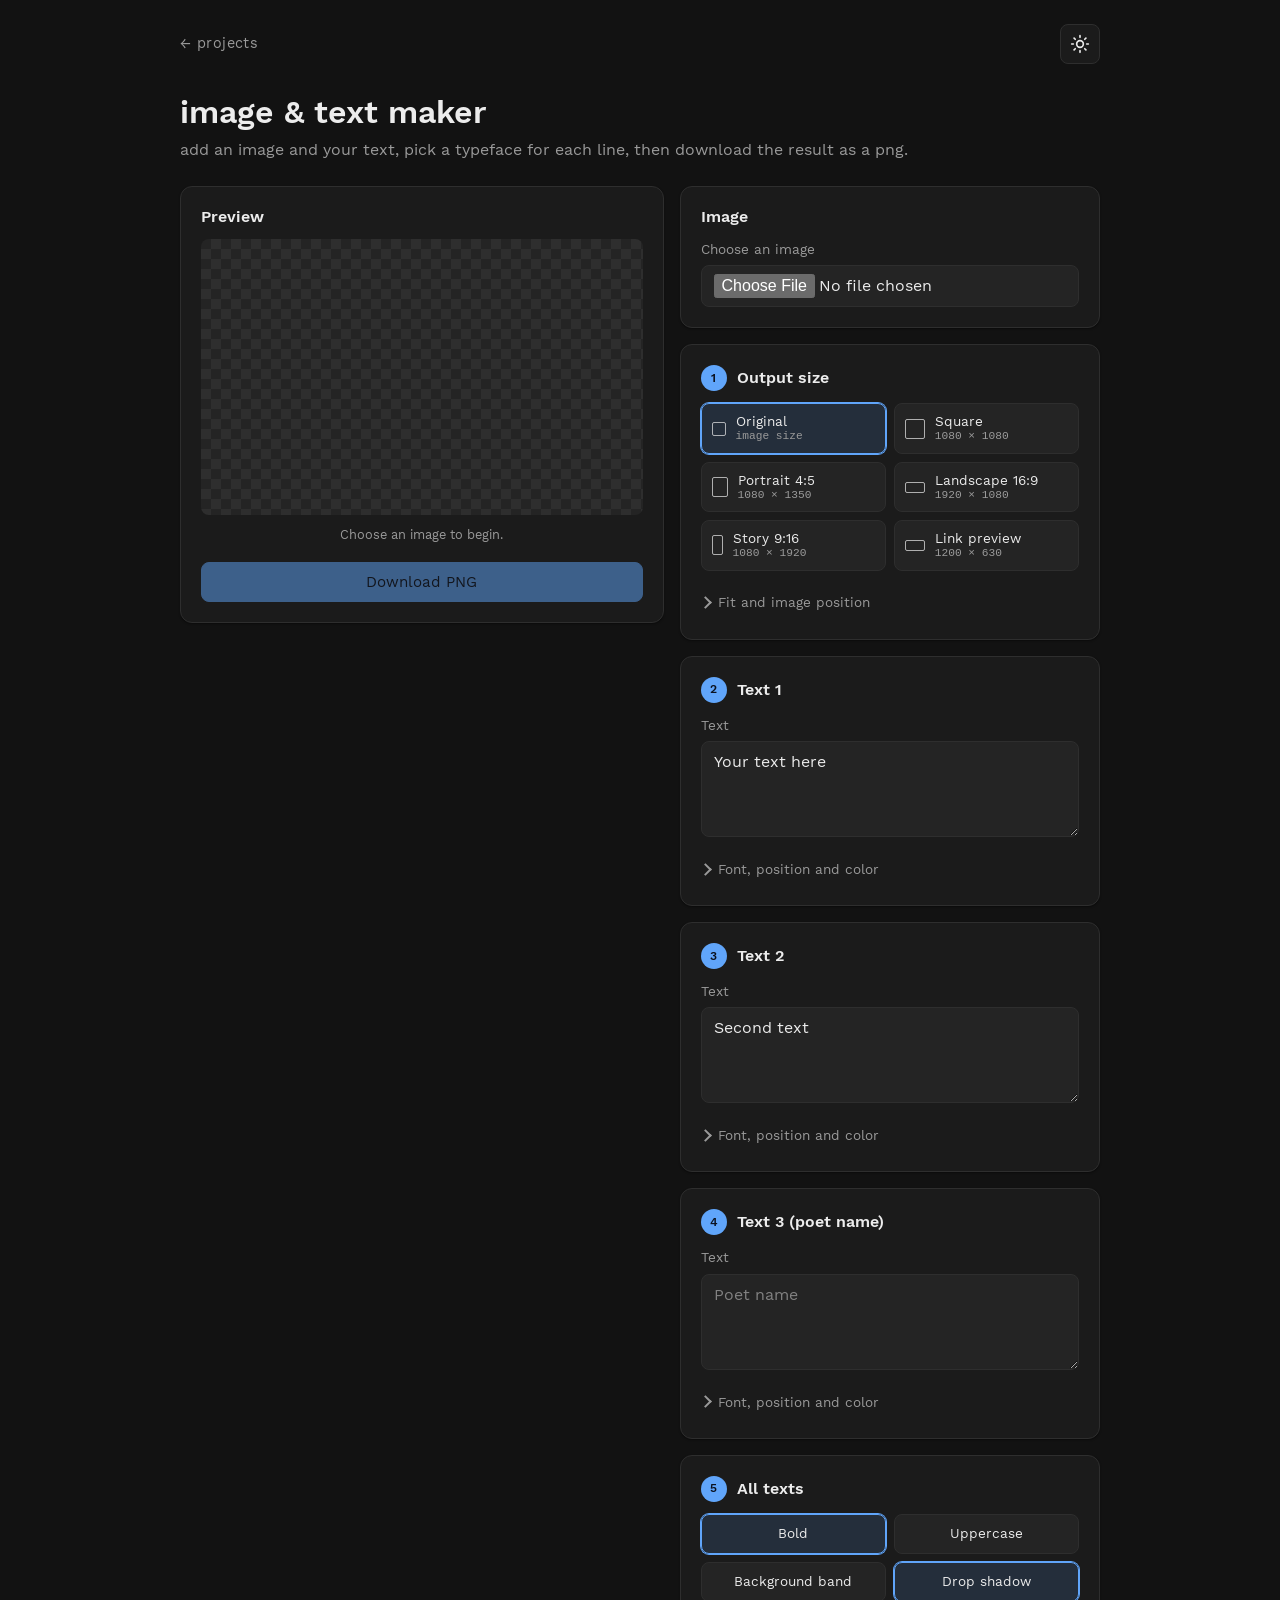
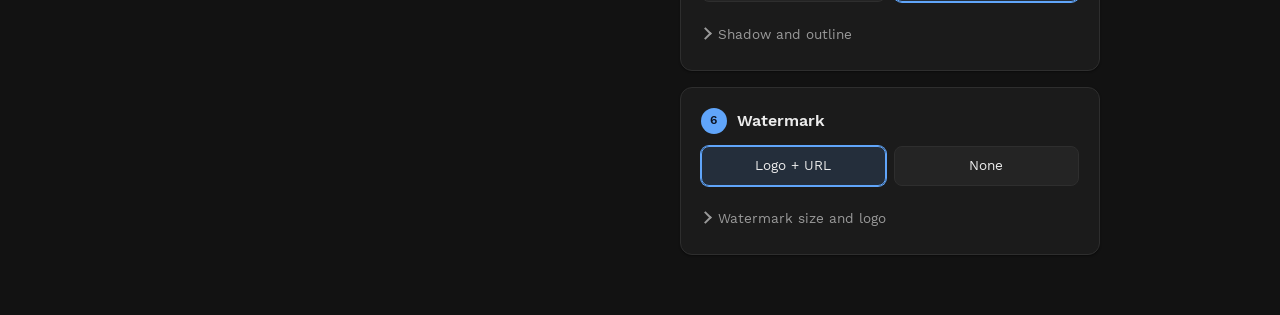
<file: image-text-maker/index.html>
<!doctype html>
<html lang="en">
  <head>
    <meta charset="utf-8" />
    <meta name="viewport" content="width=device-width, initial-scale=1" />
    <title>Image + Text Maker &middot; mfgbhatti</title>
    <link rel="preconnect" href="https://fonts.googleapis.com" />
    <link rel="preconnect" href="https://fonts.gstatic.com" crossorigin />
    <link
      href="https://fonts.googleapis.com/css2?family=Amiri:wght@400;700&family=Noto+Naskh+Arabic:wght@400;700&family=Noto+Nastaliq+Urdu:wght@400;700&display=swap"
      rel="stylesheet"
    />
    <link rel="stylesheet" href="../assets/css/site.css" />
    <link rel="stylesheet" href="style.css" />
    <script src="../assets/js/theme.js"></script>
    <!-- Icons -->
    <link
      rel="apple-touch-icon-precomposed"
      sizes="144x144"
      href="../assets/img/apple-touch-icon-144-precomposed.png"
    />
    <link rel="shortcut icon" href="../assets/img/favicon.ico" />
  </head>
  <body>
    <main class="page page--wide">
      <div class="site-bar">
        <a class="back" href="../">&larr; projects</a>
        <button class="theme-toggle" type="button" data-theme-toggle>
          <svg class="icon-sun" viewBox="0 0 24 24" aria-hidden="true"><circle cx="12" cy="12" r="4"/><path d="M12 2v2M12 20v2M4.9 4.9l1.4 1.4M17.7 17.7l1.4 1.4M2 12h2M20 12h2M4.9 19.1l1.4-1.4M17.7 6.3l1.4-1.4"/></svg>
          <svg class="icon-moon" viewBox="0 0 24 24" aria-hidden="true"><path d="M21 12.8A9 9 0 1 1 11.2 3a7 7 0 0 0 9.8 9.8z"/></svg>
        </button>
      </div>
      <header class="page-head">
        <h1>image &amp; text maker</h1>
        <p>
          add an image and your text, pick a typeface for each line, then
          download the result as a png.
        </p>
      </header>

      <div class="layout">
        <!-- PREVIEW -->
        <div class="preview">
          <section class="card">
            <h3 class="card__title">Preview</h3>
            <canvas id="c" width="800" height="500"></canvas>
            <p class="hint" id="hint">Choose an image to begin.</p>
            <p class="dims" id="dims"></p>
            <button id="download" class="btn btn--primary btn--block" type="button" disabled>
              Download PNG
            </button>
          </section>
        </div>

        <!-- SETTINGS -->
        <div>
          <section class="card">
            <h3 class="card__title">Image</h3>
            <div class="field">
              <label class="label" for="file">Choose an image</label>
              <input class="input" type="file" id="file" accept="image/*" />
            </div>
          </section>

          <section class="card">
            <h3 class="card__title"><span class="step badge">1</span> Output size</h3>
            <div class="stack">
              <div id="sizes" class="sizes" role="group" aria-label="Output size"></div>
              <details class="more">
                <summary>Fit and image position</summary>
                <div class="stack">
                  <div class="grid-2">
                    <div class="field">
                      <label class="label" for="fit">Fit</label>
                      <select class="select" id="fit">
                        <option value="cover" selected>Fill (crop)</option>
                        <option value="contain">Fit (bars)</option>
                      </select>
                    </div>
                    <div class="field">
                      <label class="label" for="fitBg">Bar color</label>
                      <input type="color" id="fitBg" value="#000000" />
                    </div>
                  </div>
                  <div class="field">
                    <label class="label" for="posX"><span>Image position, left to right (%)</span><span class="num" id="posXVal">50</span></label>
                    <input type="range" id="posX" min="0" max="100" step="1" value="50" />
                  </div>
                  <div class="field">
                    <label class="label" for="posY"><span>Image position, top to bottom (%)</span><span class="num" id="posYVal">50</span></label>
                    <input type="range" id="posY" min="0" max="100" step="1" value="50" />
                  </div>
                  <p class="hint">Original keeps the uploaded image's own size. Text and watermark scale with the output size.</p>
                </div>
              </details>
            </div>
          </section>

          <section class="card">
            <h3 class="card__title"><span class="step badge">2</span> Text 1</h3>
            <div class="stack">
              <div class="field">
                <label class="label" for="text1">Text</label>
                <textarea class="textarea" id="text1">Your text here</textarea>
              </div>
              <details class="more">
                <summary>Font, position and color</summary>
                <div class="stack">
                  <div class="field">
                    <span class="label" id="fontLabel1">Font</span>
                    <div class="picker" id="font1" role="group" aria-labelledby="fontLabel1"></div>
                  </div>
                  <div class="field">
                    <span class="label" id="alignLabel1">Justification</span>
                    <div class="picker picker--seg" id="align1" role="group" aria-labelledby="alignLabel1"></div>
                  </div>
                  <div class="field">
                    <label class="label" for="size1"><span>Size (% of image width)</span><span class="num" id="sizeVal1">8</span></label>
                    <input type="range" id="size1" min="1" max="30" step="0.5" value="8" />
                  </div>
                  <div class="field">
                    <label class="label" for="y1"><span>Vertical position (% from top)</span><span class="num" id="yVal1">30</span></label>
                    <input type="range" id="y1" min="0" max="100" step="1" value="30" />
                  </div>
                  <div class="field">
                    <label class="label" for="color1">Color</label>
                    <input type="color" id="color1" value="#ffffff" />
                  </div>
                </div>
              </details>
            </div>
          </section>

          <section class="card">
            <h3 class="card__title"><span class="step badge">3</span> Text 2</h3>
            <div class="stack">
              <div class="field">
                <label class="label" for="text2">Text</label>
                <textarea class="textarea" id="text2">Second text</textarea>
              </div>
              <details class="more">
                <summary>Font, position and color</summary>
                <div class="stack">
                  <div class="field">
                    <span class="label" id="fontLabel2">Font</span>
                    <div class="picker" id="font2" role="group" aria-labelledby="fontLabel2"></div>
                  </div>
                  <div class="field">
                    <span class="label" id="alignLabel2">Justification</span>
                    <div class="picker picker--seg" id="align2" role="group" aria-labelledby="alignLabel2"></div>
                  </div>
                  <div class="field">
                    <label class="label" for="size2"><span>Size (% of image width)</span><span class="num" id="sizeVal2">6</span></label>
                    <input type="range" id="size2" min="1" max="30" step="0.5" value="6" />
                  </div>
                  <div class="field">
                    <label class="label" for="y2"><span>Vertical position (% from top)</span><span class="num" id="yVal2">78</span></label>
                    <input type="range" id="y2" min="0" max="100" step="1" value="78" />
                  </div>
                  <div class="field">
                    <label class="label" for="color2">Color</label>
                    <input type="color" id="color2" value="#ffffff" />
                  </div>
                </div>
              </details>
            </div>
          </section>

          <section class="card">
            <h3 class="card__title"><span class="step badge">4</span> Text 3 (poet name)</h3>
            <div class="stack">
              <div class="field">
                <label class="label" for="text3">Text</label>
                <textarea class="textarea" id="text3" placeholder="Poet name"></textarea>
              </div>
              <details class="more">
                <summary>Font, position and color</summary>
                <div class="stack">
                  <div class="field">
                    <span class="label" id="fontLabel3">Font</span>
                    <div class="picker" id="font3" role="group" aria-labelledby="fontLabel3"></div>
                  </div>
                  <div class="field">
                    <span class="label" id="alignLabel3">Justification</span>
                    <div class="picker picker--seg" id="align3" role="group" aria-labelledby="alignLabel3"></div>
                  </div>
                  <div class="field">
                    <label class="label" for="size3"><span>Size (% of image width)</span><span class="num" id="sizeVal3">5</span></label>
                    <input type="range" id="size3" min="1" max="30" step="0.5" value="5" />
                  </div>
                  <div class="field">
                    <label class="label" for="y3"><span>Gap below text 1 (% of image height)</span><span class="num" id="yVal3">0</span></label>
                    <input type="range" id="y3" min="-10" max="20" step="0.5" value="0" />
                  </div>
                  <div class="field">
                    <label class="label" for="color3">Color</label>
                    <input type="color" id="color3" value="#ffffff" />
                  </div>
                </div>
              </details>
            </div>
          </section>

          <section class="card">
            <h3 class="card__title"><span class="step badge">5</span> All texts</h3>
            <div class="stack">
              <div class="toggles">
                <button type="button" class="opt" id="bold" aria-pressed="true">Bold</button>
                <button type="button" class="opt" id="upper" aria-pressed="false">Uppercase</button>
                <button type="button" class="opt" id="band" aria-pressed="false">Background band</button>
                <button type="button" class="opt" id="shadow" aria-pressed="true">Drop shadow</button>
              </div>
              <details class="more">
                <summary>Shadow and outline</summary>
                <div class="stack">
                  <div class="field">
                    <label class="label" for="shadowColor">Shadow color</label>
                    <input type="color" id="shadowColor" value="#000000" />
                  </div>
                  <div class="field">
                    <label class="label" for="shadowBlur"><span>Shadow blur (%)</span><span class="num" id="shadowBlurVal">10</span></label>
                    <input type="range" id="shadowBlur" min="0" max="40" step="1" value="10" />
                  </div>
                  <div class="field">
                    <label class="label" for="shadowDist"><span>Shadow distance (%)</span><span class="num" id="shadowDistVal">5</span></label>
                    <input type="range" id="shadowDist" min="0" max="30" step="1" value="5" />
                  </div>
                  <div class="field">
                    <label class="label" for="stroke">Outline color</label>
                    <input type="color" id="stroke" value="#000000" />
                  </div>
                  <div class="field">
                    <label class="label" for="strokeW"><span>Outline width (%)</span><span class="num" id="strokeVal">0</span></label>
                    <input type="range" id="strokeW" min="0" max="25" step="1" value="0" />
                  </div>
                </div>
              </details>
            </div>
          </section>

          <section class="card">
            <h3 class="card__title"><span class="step badge">6</span> Watermark</h3>
            <div class="stack">
              <div class="toggles" role="radiogroup" aria-label="Watermark">
                <label class="opt-wrap"><input type="radio" name="wm" id="wmOn" checked /><span class="opt">Logo + URL</span></label>
                <label class="opt-wrap"><input type="radio" name="wm" id="wmOff" /><span class="opt">None</span></label>
              </div>
              <details class="more">
                <summary>Watermark size and logo</summary>
                <div class="stack">
                  <div class="field">
                    <label class="label" for="wmSize"><span>Size (% of image width)</span><span class="num" id="wmSizeVal">6</span></label>
                    <input type="range" id="wmSize" min="2" max="20" step="0.5" value="6" />
                  </div>
                  <div class="field">
                    <label class="label" for="wmFile">Logo file</label>
                    <input class="input" type="file" id="wmFile" accept="image/*" />
                    <p class="hint">Only needed if urduforum-logo.png doesn't load.</p>
                  </div>
                </div>
              </details>
            </div>
          </section>
        </div>
      </div>
    </main>

    <script src="script.js"></script>
  </body>
</html>
</file>
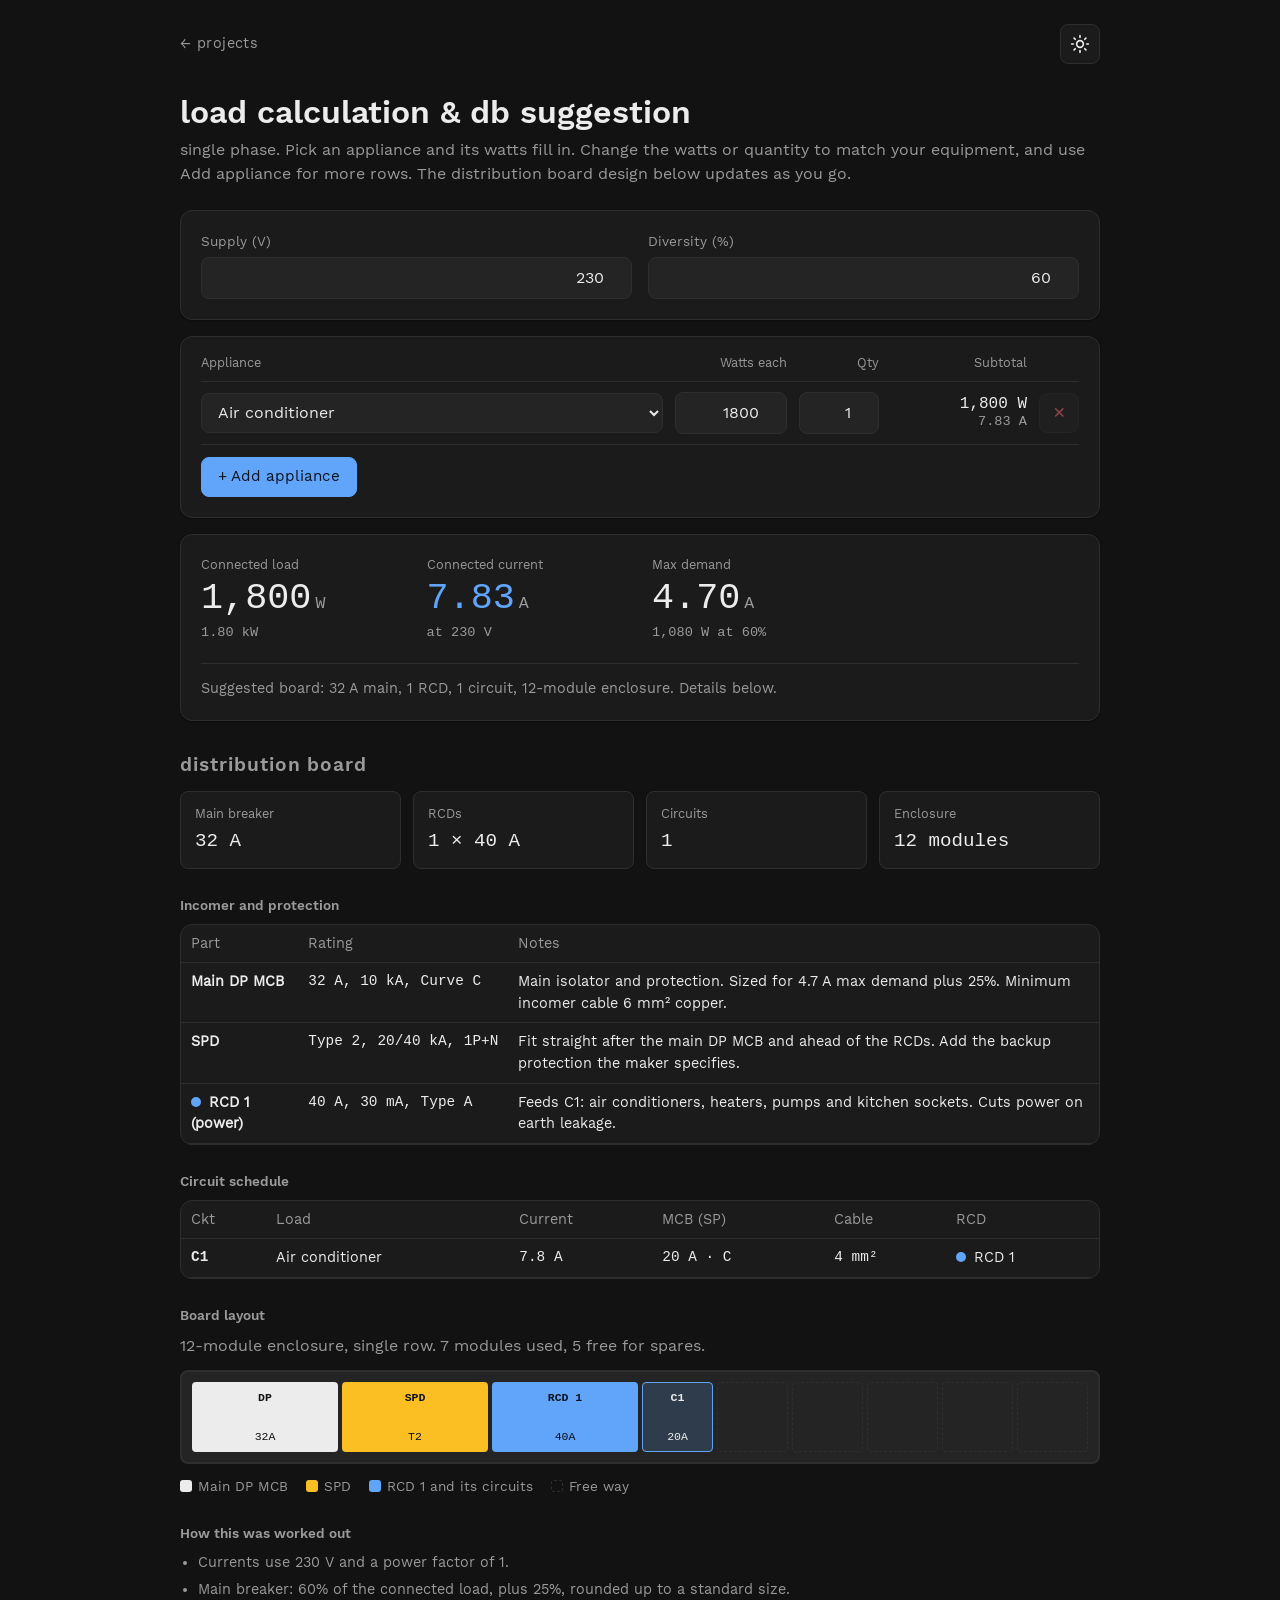
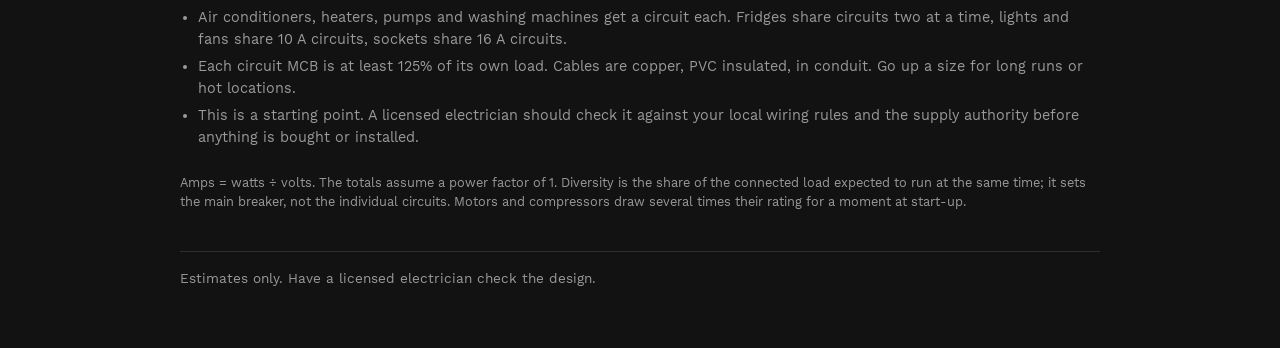
<file: load_calculator/index.html>
<!doctype html>
<html lang="en">
  <head>
    <meta charset="UTF-8" />
    <meta
      name="viewport"
      content="width=device-width,initial-scale=1,viewport-fit=cover"
    />
    <title>Load Calculator &middot; mfgbhatti</title>
    <link rel="stylesheet" href="../assets/css/site.css" />
    <link rel="stylesheet" href="style.css" />
    <script src="../assets/js/theme.js"></script>
    <!-- Icons -->
    <link
      rel="apple-touch-icon-precomposed"
      sizes="144x144"
      href="../assets/img/apple-touch-icon-144-precomposed.png"
    />
    <link rel="shortcut icon" href="../assets/img/favicon.ico" />
  </head>
  <body>
    <main class="page page--wide">
      <div class="site-bar">
        <a class="back" href="../">&larr; projects</a>
        <button class="theme-toggle" type="button" data-theme-toggle>
          <svg class="icon-sun" viewBox="0 0 24 24" aria-hidden="true"><circle cx="12" cy="12" r="4"/><path d="M12 2v2M12 20v2M4.9 4.9l1.4 1.4M17.7 17.7l1.4 1.4M2 12h2M20 12h2M4.9 19.1l1.4-1.4M17.7 6.3l1.4-1.4"/></svg>
          <svg class="icon-moon" viewBox="0 0 24 24" aria-hidden="true"><path d="M21 12.8A9 9 0 1 1 11.2 3a7 7 0 0 0 9.8 9.8z"/></svg>
        </button>
      </div>
      <header class="page-head">
        <h1>load calculation &amp; db suggestion</h1>
        <p>
          single phase. Pick an appliance and its watts fill in. Change the
          watts or quantity to match your equipment, and use Add appliance for
          more rows. The distribution board design below updates as you go.
        </p>
      </header>

      <section class="card" aria-label="Supply settings">
        <div class="grid-2 settings">
          <div class="field volt">
            <label class="label" for="volts">Supply (V)</label>
            <input
              class="input num"
              id="volts"
              type="number"
              inputmode="decimal"
              min="1"
              step="any"
              value="230"
              aria-invalid="false"
              aria-describedby="vmsg"
            />
            <p class="msg is-error vmsg" id="vmsg" hidden>Enter a voltage above 0.</p>
          </div>
          <div class="field volt">
            <label class="label" for="diversity">Diversity (%)</label>
            <input
              class="input num"
              id="diversity"
              type="number"
              inputmode="decimal"
              min="10"
              max="100"
              step="5"
              value="60"
              title="Share of the connected load expected to run at the same time"
              aria-invalid="false"
              aria-describedby="dmsg"
            />
            <p class="msg is-error vmsg" id="dmsg" hidden>Enter 10 to 100.</p>
          </div>
        </div>
      </section>

      <section class="card appliances" aria-label="Appliances">
        <div class="head" aria-hidden="true">
          <span>Appliance</span><span>Watts each</span><span>Qty</span
          ><span>Subtotal</span><span></span>
        </div>
        <div id="rows"></div>
        <div class="foot">
          <button id="add" type="button" class="btn btn--primary add">+ Add appliance</button>
        </div>
      </section>

      <section class="card totals" aria-label="Totals">
        <div>
          <div class="tl">Connected load</div>
          <div class="big mono num">
            <span id="totW">0</span><span class="u">W</span>
          </div>
          <div class="sm mono" id="totKW">0.00 kW</div>
        </div>
        <div>
          <div class="tl">Connected current</div>
          <div class="big amp mono num">
            <span id="totA">0.00</span><span class="u">A</span>
          </div>
          <div class="sm mono">at <span id="vShow">240</span> V</div>
        </div>
        <div>
          <div class="tl">Max demand</div>
          <div class="big mono num">
            <span id="totD">0.00</span><span class="u">A</span>
          </div>
          <div class="sm mono">
            <span id="totDW">0 W</span> at <span id="divShow">60</span>%
          </div>
        </div>
        <p class="hint" id="hint"></p>
      </section>

      <section id="design" aria-label="Distribution board design"></section>

      <p class="hint foot-note">
        Amps = watts ÷ volts. The totals assume a power factor of 1. Diversity is
        the share of the connected load expected to run at the same time; it sets
        the main breaker, not the individual circuits. Motors and compressors
        draw several times their rating for a moment at start-up.
      </p>
      <footer class="site-footer">
        Estimates only. Have a licensed electrician check the design.
      </footer>
    </main>

    <script src="script.js"></script>
  </body>
</html>
</file>
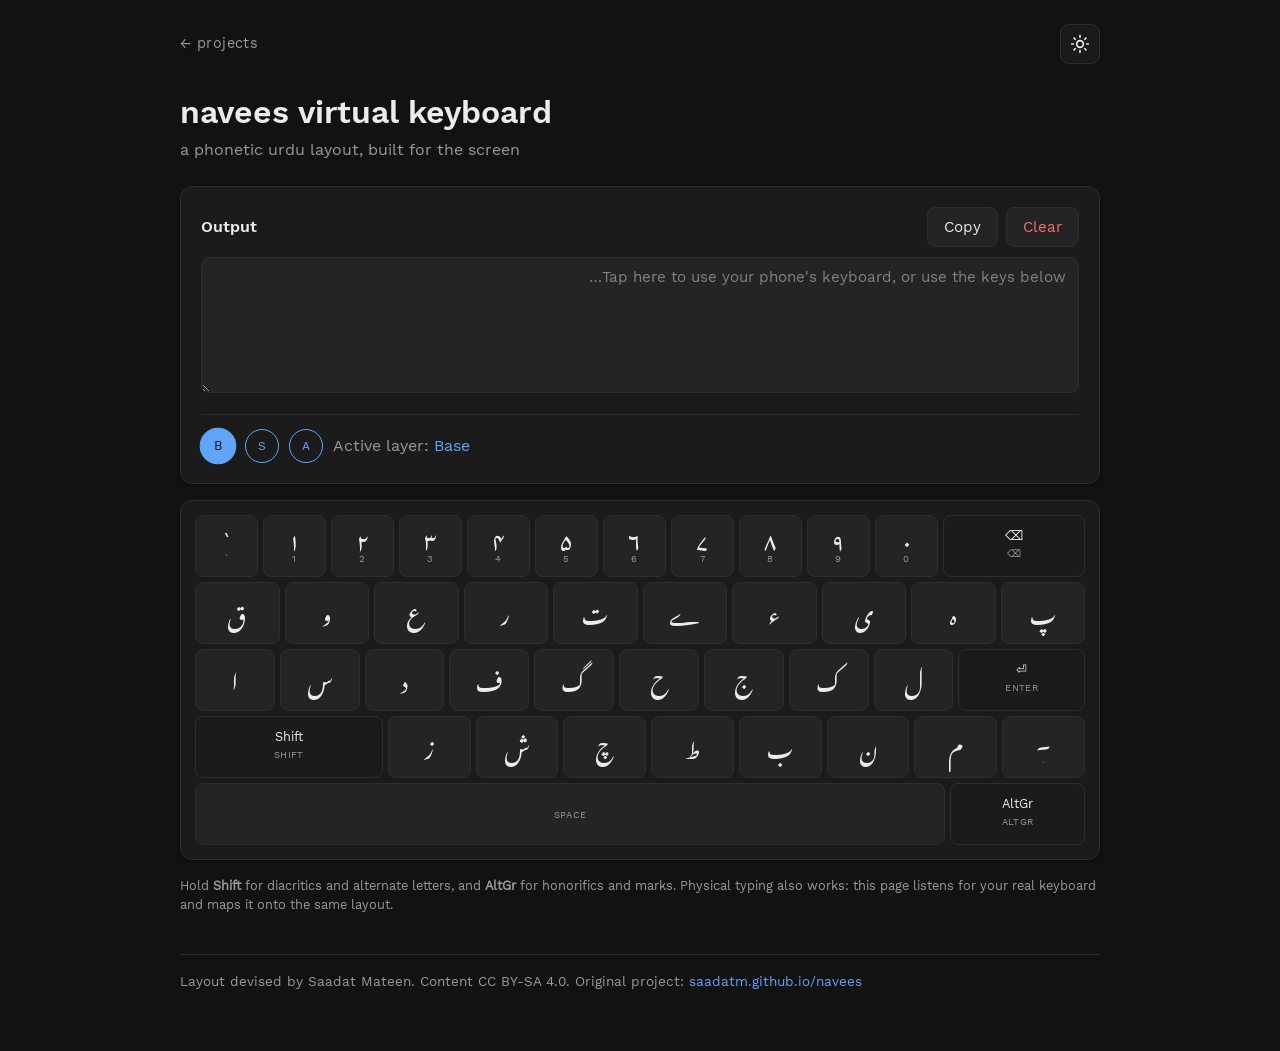
<file: navees/index.html>
<!doctype html>
<html lang="en">
  <head>
    <meta charset="UTF-8" />
    <meta name="viewport" content="width=device-width, initial-scale=1" />
    <title>Navees Virtual Keyboard &middot; mfgbhatti</title>
    <link rel="stylesheet" href="../assets/css/site.css" />
    <link rel="stylesheet" href="../assets/css/navees.css" />
    <script src="../assets/js/theme.js"></script>
    <!-- Icons -->
    <link
      rel="apple-touch-icon-precomposed"
      sizes="144x144"
      href="../assets/img/apple-touch-icon-144-precomposed.png"
    />
    <link rel="shortcut icon" href="../assets/img/favicon.ico" />
  </head>
  <body>
    <main class="page page--wide">
      <div class="site-bar">
        <a class="back" href="../">&larr; projects</a>
        <button class="theme-toggle" type="button" data-theme-toggle>
          <svg class="icon-sun" viewBox="0 0 24 24" aria-hidden="true"><circle cx="12" cy="12" r="4"/><path d="M12 2v2M12 20v2M4.9 4.9l1.4 1.4M17.7 17.7l1.4 1.4M2 12h2M20 12h2M4.9 19.1l1.4-1.4M17.7 6.3l1.4-1.4"/></svg>
          <svg class="icon-moon" viewBox="0 0 24 24" aria-hidden="true"><path d="M21 12.8A9 9 0 1 1 11.2 3a7 7 0 0 0 9.8 9.8z"/></svg>
        </button>
      </div>
      <header class="page-head">
        <h1>navees virtual keyboard</h1>
        <p>a phonetic urdu layout, built for the screen</p>
      </header>

      <div class="card stage">
        <div class="row stage-top">
          <div class="card__title">Output</div>
          <div class="row toolbar">
            <button class="btn" id="copyBtn">Copy</button>
            <button class="btn btn--danger" id="clearBtn">Clear</button>
          </div>
        </div>
        <textarea
          class="textarea"
          id="out"
          placeholder="Tap here to use your phone's keyboard, or use the keys below…"
        ></textarea>
        <div class="row seal-row">
          <div class="seal" id="sealBase">B</div>
          <div class="seal" id="sealShift">S</div>
          <div class="seal" id="sealAlt">A</div>
          <div class="layer-name muted">Active layer: <b id="layerName">Base</b></div>
        </div>
      </div>

      <div class="card kb" id="kb"></div>

      <p class="hint kb-help">
        Hold <b>Shift</b> for diacritics and alternate letters, and
        <b>AltGr</b> for honorifics and marks. Physical typing also works: this
        page listens for your real keyboard and maps it onto the same layout.
      </p>

      <footer class="site-footer">
        Layout devised by Saadat Mateen. Content CC BY-SA 4.0. Original
        project:
        <a href="https://saadatm.github.io/navees" target="_blank" rel="noopener"
          >saadatm.github.io/navees</a
        >
      </footer>
    </main>

    <script>
      // ---- Layout data, transcribed from the Navees documentation tables ----
      // Each entry: [code, widthClass or null, label(base), base, shift, altgr]
      // blank ("") means the layer has no assigned character for that key.
      // Diacritic values include a dotted-circle (◌) placeholder ONLY for on-screen legibility;
      // it is stripped before the character is actually inserted into the text.
      const rows = [
        [
          ["Backquote", null, "`", "`", "◌ً", "~"],
          ["Digit1", null, "1", "۱", "1", "!"],
          ["Digit2", null, "2", "۲", "2", "@"],
          ["Digit3", null, "3", "۳", "3", "#"],
          ["Digit4", null, "4", "۴", "4", "$"],
          ["Digit5", null, "5", "۵", "5", "٪"],
          ["Digit6", null, "6", "۶", "6", "^"],
          ["Digit7", null, "7", "۷", "7", "&"],
          ["Digit8", null, "8", "۸", "8", "*"],
          ["Digit9", null, "9", "۹", "9", "("],
          ["Digit0", null, "0", "۰", "0", ")"],
          ["Backspace", "xwide", "⌫", "", "", ""],
        ],
        [
          ["KeyQ", null, "", "ق", "◌ْ", ""],
          ["KeyW", null, "", "و", "◌ّ", "ؤ"],
          ["KeyE", null, "", "ع", "◌ٰ", "◌ٖ"],
          ["KeyR", null, "", "ر", "ڑ", "◌ؓ"],
          ["KeyT", null, "", "ت", "ٹ", "◌ؔ"],
          ["KeyY", null, "", "ے", "◌َ", "ۓ"],
          ["KeyU", null, "", "ء", "ئ", "◌ٔ"],
          ["KeyI", null, "", "ی", "◌ِ", "◌ؑ"],
          ["KeyO", null, "", "ہ", "ۃ", "ۂ"],
          ["KeyP", null, "", "پ", "◌ُ", "◌ٗ"],
        ],
        [
          ["KeyA", null, "", "ا", "آ", "أ"],
          ["KeyS", null, "", "س", "ص", "◌ؐ"],
          ["KeyD", null, "", "د", "ڈ", "ﷺ"],
          ["KeyF", null, "", "ف", "", "؂"],
          ["KeyG", null, "", "گ", "غ", ""],
          ["KeyH", null, "", "ح", "ھ", "◌ؒ"],
          ["KeyJ", null, "", "ج", "ض", "ﷻ"],
          ["KeyK", null, "", "ک", "خ", "؁"],
          ["KeyL", null, "", "ل", "", ""],
          ["Enter", "wide", "Enter", "\n", "\n", "\n"],
        ],
        [
          ["ShiftLeft", "xwide", "Shift", "", "", ""],
          ["KeyZ", null, "", "ز", "ذ", "؏"],
          ["KeyX", null, "", "ش", "ژ", "؎"],
          ["KeyC", null, "", "چ", "ث", "؃"],
          ["KeyV", null, "", "ط", "ظ", ""],
          ["KeyB", null, "", "ب", "", "﷽"],
          ["KeyN", null, "", "ن", "ں", "؀"],
          ["KeyM", null, "", "م", "◌٘", ""],
          ["Period", null, ".", "۔", "٫", ">"],
        ],
        [
          ["Space", "space", "Space", " ", "ZWNJ", " "],
          ["AltRight", "wide", "AltGr", "", "", ""],
        ],
      ];

      const ZW = {
        ZWNJ: "\u200C",
        ZWJ: "\u200D",
        LRM: "\u200E",
        RLM: "\u200F",
      };
      function resolve(v) {
        return ZW[v] !== undefined ? ZW[v] : v;
      }
      // Strip the dotted-circle placeholder (U+25CC) used only for on-screen display of diacritics
      function forInsert(v) {
        return resolve(v).replace(/\u25CC/g, "");
      }

      const modKeys = new Set(["ShiftLeft", "AltRight", "Enter", "Backspace"]);

      const kb = document.getElementById("kb");
      const out = document.getElementById("out");
      const layerName = document.getElementById("layerName");
      const sealBase = document.getElementById("sealBase");
      const sealShift = document.getElementById("sealShift");
      const sealAlt = document.getElementById("sealAlt");

      let shiftHeld = false,
        altGrHeld = false;
      let selStart = 0,
        selEnd = 0; // tracked manually so we never need to focus() the textarea
      const keyEls = {};

      function currentLayer() {
        return altGrHeld ? "altgr" : shiftHeld ? "shift" : "base";
      }

      function updateSeals() {
        const l = currentLayer();
        sealBase.classList.toggle("active", l === "base");
        sealShift.classList.toggle("active", l === "shift");
        sealAlt.classList.toggle("active", l === "altgr");
        layerName.textContent =
          l === "base" ? "Base" : l === "shift" ? "Shift" : "AltGr";
        document
          .querySelectorAll('[data-code="ShiftLeft"]')
          .forEach((k) => k.classList.toggle("active", shiftHeld));
        document
          .querySelectorAll('[data-code="AltRight"]')
          .forEach((k) => k.classList.toggle("active", altGrHeld));
      }

      // Sync our tracked selection with the real one whenever the user interacts with the textarea directly
      out.addEventListener("keyup", syncSel);
      out.addEventListener("click", syncSel);
      out.addEventListener("select", syncSel);
      function syncSel() {
        selStart = out.selectionStart;
        selEnd = out.selectionEnd;
      }

      // Insert without ever calling .focus() -- this is what stops the mobile keyboard popping up
      // when tapping the on-screen keys. Tapping the textarea itself still opens it normally.
      function insert(text) {
        const v = out.value;
        out.value = v.slice(0, selStart) + text + v.slice(selEnd);
        selStart = selEnd = selStart + text.length;
        if (document.activeElement === out) {
          out.selectionStart = out.selectionEnd = selStart;
        }
      }
      function doBackspace() {
        const v = out.value;
        if (selStart === selEnd) {
          if (selStart === 0) return;
          out.value = v.slice(0, selStart - 1) + v.slice(selEnd);
          selStart = selEnd = selStart - 1;
        } else {
          out.value = v.slice(0, selStart) + v.slice(selEnd);
          selEnd = selStart;
        }
        if (document.activeElement === out) {
          out.selectionStart = out.selectionEnd = selStart;
        }
      }

      function buildKey(entry) {
        const [code, width, label, base, shift, altgr] = entry;
        const el = document.createElement("div");
        el.className =
          "key" +
          (width ? " " + width : "") +
          (modKeys.has(code) ? " mod" : "");
        el.dataset.code = code;

        const main = document.createElement("div");
        main.className = "main";
        el.appendChild(main);

        const sub = document.createElement("div");
        sub.className = "sub";
        sub.textContent = label;
        el.appendChild(sub);
        function paint() {
          // Modifier keys
          if (code === "ShiftLeft") {
            main.textContent = "Shift";
            el.classList.remove("blank");
            return;
          }

          if (code === "AltRight") {
            main.textContent = "AltGr";
            el.classList.remove("blank");
            return;
          }

          // Special keys
          if (code === "Backspace") {
            main.textContent = "⌫";
            el.classList.remove("blank");
            return;
          }

          if (code === "Enter") {
            main.textContent = "⏎";
            el.classList.remove("blank");
            return;
          }

          // Regular keys
          const l = currentLayer();
          const val = l === "base" ? base : l === "shift" ? shift : altgr;

          if (!val) {
            main.textContent = "·";
            el.classList.add("blank");
          } else {
            main.textContent = val;
            el.classList.remove("blank");
          }
        }
        // function paint() {
        //   const l = currentLayer();
        //   const val = l === "base" ? base : l === "shift" ? shift : altgr;
        //   if (modKeys.has(code) && code !== "Enter" && code !== "Backspace") {
        //     main.textContent = label;
        //     el.classList.remove("blank");
        //   } else if (!val) {
        //     main.textContent = "·";
        //     el.classList.add("blank");
        //   } else {
        //     el.classList.remove("blank");
        //     main.textContent =
        //       code === "Enter" ? "⏎" : code === "Backspace" ? "⌫" : val;
        //   }
        // }
        keyEls[code] = { el, paint, base, shift, altgr };

        // Prevent the browser from shifting focus (and popping the mobile keyboard) on tap
        el.addEventListener("pointerdown", (e) => e.preventDefault());

        el.addEventListener("click", () => {
          if (code === "ShiftLeft") {
            shiftHeld = !shiftHeld;
            refreshAll();
            return;
          }
          if (code === "AltRight") {
            altGrHeld = !altGrHeld;
            refreshAll();
            return;
          }
          if (code === "Backspace") {
            doBackspace();
            flash(code);
            return;
          }
          const l = currentLayer();
          const raw = l === "base" ? base : l === "shift" ? shift : altgr;
          if (!raw) return;
          insert(forInsert(raw));
          flash(code);
          if (shiftHeld) {
            shiftHeld = false;
            refreshAll();
          }
        });

        return el;
      }

      function flash(code) {
        const k = keyEls[code];
        if (!k) return;
        k.el.classList.add("pressed");
        setTimeout(() => k.el.classList.remove("pressed"), 90);
      }

      function refreshAll() {
        Object.values(keyEls).forEach((k) => k.paint());
        updateSeals();
      }

      rows.forEach((row) => {
        const rowEl = document.createElement("div");
        rowEl.className = "row";
        row.forEach((entry) => rowEl.appendChild(buildKey(entry)));
        kb.appendChild(rowEl);
      });
      refreshAll();
      syncSel();

      // ---- physical keyboard passthrough (e.g. a Bluetooth keyboard) ----
      window.addEventListener("keydown", (e) => {
        if (e.code === "ShiftLeft" || e.code === "ShiftRight") {
          shiftHeld = true;
          refreshAll();
        }
        const isAltGr = e.getModifierState && e.getModifierState("AltGraph");
        if (isAltGr || (e.altKey && e.ctrlKey) || e.code === "AltRight") {
          altGrHeld = true;
          refreshAll();
        }

        const entry = keyEls[e.code];
        if (!entry) return;

        e.preventDefault();
        flash(e.code);
        syncSel();

        if (e.code === "Backspace") {
          doBackspace();
          return;
        }

        const l = currentLayer();
        const raw =
          l === "base" ? entry.base : l === "shift" ? entry.shift : entry.altgr;
        if (raw) insert(forInsert(raw));
      });

      window.addEventListener("keyup", (e) => {
        if (e.code === "ShiftLeft" || e.code === "ShiftRight") {
          shiftHeld = false;
          refreshAll();
        }
        const isAltGr = e.getModifierState && e.getModifierState("AltGraph");
        if (e.code === "AltRight" && !isAltGr) {
          altGrHeld = false;
          refreshAll();
        }
      });
      document.getElementById("copyBtn").addEventListener("click", async () => {
        try {
          if (navigator.clipboard && window.isSecureContext) {
            await navigator.clipboard.writeText(out.value);
          } else {
            out.select();
            out.setSelectionRange(0, out.value.length);
            document.execCommand("copy");
          }
        } catch (err) {
          out.select();
          out.setSelectionRange(0, out.value.length);
          document.execCommand("copy");
        }
      });
      // document.getElementById("copyBtn").addEventListener("click", () => {
      //   out.select();
      //   navigator.clipboard.writeText(out.value);
      //   // document.execCommand("copy");
      // });
      document.getElementById("clearBtn").addEventListener("click", () => {
        out.value = "";
        selStart = selEnd = 0;
      });
    </script>
  </body>
</html>
</file>
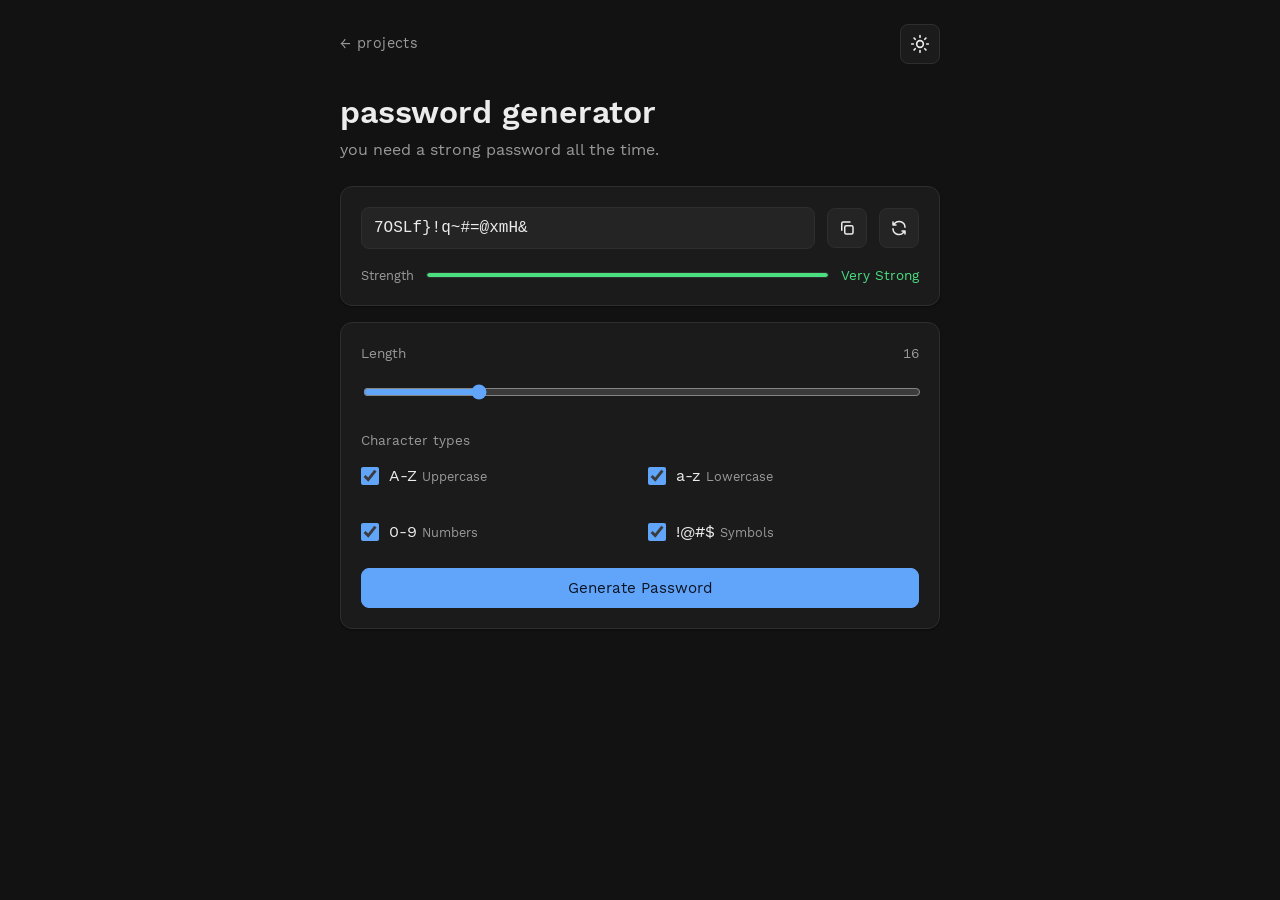
<file: password_generator/index.html>
<!doctype html>
<html lang="en">
  <head>
    <meta charset="UTF-8" />
    <meta name="viewport" content="width=device-width, initial-scale=1.0" />
    <title>Password Generator &middot; mfgbhatti</title>
    <link rel="stylesheet" href="../assets/css/site.css" />
    <link rel="stylesheet" href="style.css" />
    <script src="../assets/js/theme.js"></script>
    <!-- Icons -->
    <link
      rel="apple-touch-icon-precomposed"
      sizes="144x144"
      href="../assets/img/apple-touch-icon-144-precomposed.png"
    />
    <link rel="shortcut icon" href="../assets/img/favicon.ico" />
  </head>
  <body>
    <main class="page">
      <div class="site-bar">
        <a class="back" href="../">&larr; projects</a>
        <button class="theme-toggle" type="button" data-theme-toggle>
          <svg class="icon-sun" viewBox="0 0 24 24" aria-hidden="true"><circle cx="12" cy="12" r="4"/><path d="M12 2v2M12 20v2M4.9 4.9l1.4 1.4M17.7 17.7l1.4 1.4M2 12h2M20 12h2M4.9 19.1l1.4-1.4M17.7 6.3l1.4-1.4"/></svg>
          <svg class="icon-moon" viewBox="0 0 24 24" aria-hidden="true"><path d="M21 12.8A9 9 0 1 1 11.2 3a7 7 0 0 0 9.8 9.8z"/></svg>
        </button>
      </div>
      <header class="page-head">
        <h1>password generator</h1>
        <p>you need a strong password all the time.</p>
      </header>

      <div class="card stack">
        <div class="row password-row">
          <input
            type="text"
            class="password-display input input--mono"
            id="passwordDisplay"
            placeholder="Click Generate to create a password"
            readonly
          />
          <button class="copy-btn btn btn--icon" id="copyBtn" type="button" title="Copy to clipboard" aria-label="Copy to clipboard">
            <svg class="icon" viewBox="0 0 24 24" aria-hidden="true"><rect x="9" y="9" width="11" height="11" rx="2"/><path d="M5 15V6a2 2 0 0 1 2-2h9"/></svg>
          </button>
          <button class="btn btn--icon" id="refreshBtn" type="button" title="Generate new password" aria-label="Generate new password">
            <svg class="icon" viewBox="0 0 24 24" aria-hidden="true"><path d="M20 11A8 8 0 0 0 6 6L4 8M4 4v4h4M4 13a8 8 0 0 0 14 5l2-2M20 20v-4h-4"/></svg>
          </button>
        </div>

        <div class="strength-indicator">
          <span class="hint">Strength</span>
          <div class="strength-bar">
            <div class="strength-bar-fill" id="strengthFill"></div>
          </div>
          <span class="strength-text" id="strengthText">Weak</span>
        </div>
      </div>

      <div class="card stack">
        <div class="field">
          <div class="label">
            <span>Length</span>
            <span id="lengthDisplay" class="num">16</span>
          </div>
          <input type="range" id="lengthSlider" min="4" max="64" value="16" aria-label="Length" />
        </div>

        <div class="field">
          <div class="label"><span>Character types</span></div>
          <div class="grid-2">
            <label class="check checkbox-item">
              <input type="checkbox" id="uppercase" checked />
              <span>A-Z <span class="hint">Uppercase</span></span>
            </label>
            <label class="check checkbox-item">
              <input type="checkbox" id="lowercase" checked />
              <span>a-z <span class="hint">Lowercase</span></span>
            </label>
            <label class="check checkbox-item">
              <input type="checkbox" id="numbers" checked />
              <span>0-9 <span class="hint">Numbers</span></span>
            </label>
            <label class="check checkbox-item">
              <input type="checkbox" id="symbols" checked />
              <span>!@#$ <span class="hint">Symbols</span></span>
            </label>
          </div>
        </div>

        <button class="btn btn--primary btn--block generate-btn" id="generateBtn" type="button">
          Generate Password
        </button>
      </div>
    </main>

    <div class="toast" id="toast" role="status">
      <span class="toast-icon" id="toastIcon" aria-hidden="true">&#10003;</span>
      <span id="toastMessage">Copied to clipboard!</span>
    </div>

    <script>
      document.addEventListener("DOMContentLoaded", function () {
        // DOM Elements
        const passwordDisplay = document.getElementById("passwordDisplay");
        const lengthSlider = document.getElementById("lengthSlider");
        const lengthDisplay = document.getElementById("lengthDisplay");
        const strengthFill = document.getElementById("strengthFill");
        const strengthText = document.getElementById("strengthText");
        const generateBtn = document.getElementById("generateBtn");
        const copyBtn = document.getElementById("copyBtn");
        const refreshBtn = document.getElementById("refreshBtn");
        const toast = document.getElementById("toast");
        const toastMessage = document.getElementById("toastMessage");

        const charSets = {
          uppercase: "ABCDEFGHIJKLMNOPQRSTUVWXYZ",
          lowercase: "abcdefghijklmnopqrstuvwxyz",
          numbers: "0123456789",
          symbols: "!@#$%^&*()_+-=[]{}|;:,.<>?/~`",
        };

        lengthSlider.addEventListener("input", function () {
          lengthDisplay.textContent = this.value;
          generatePassword();
        });

        document
          .querySelectorAll('.checkbox-item input[type="checkbox"]')
          .forEach((checkbox) => {
            checkbox.addEventListener("change", generatePassword);
          });

        generateBtn.addEventListener("click", generatePassword);
        refreshBtn.addEventListener("click", generatePassword);

        copyBtn.addEventListener("click", function () {
          const password = passwordDisplay.value;
          if (!password) {
            showToast("Generate a password first!", false);
            return;
          }

          navigator.clipboard
            .writeText(password)
            .then(() => {
              showToast("Copied to clipboard!", true);
              this.classList.add("copied");
              setTimeout(() => {
                this.classList.remove("copied");
              }, 2000);
            })
            .catch(() => {
              // Fallback
              passwordDisplay.select();
              document.execCommand("copy");
              showToast("Copied to clipboard!", true);
            });
        });

        document.addEventListener("keydown", function (e) {
          if (e.key === "Enter" && document.activeElement === passwordDisplay) {
            generatePassword();
          }
        });

        function generatePassword() {
          const length = parseInt(lengthSlider.value);
          const includeUppercase = document.getElementById("uppercase").checked;
          const includeLowercase = document.getElementById("lowercase").checked;
          const includeNumbers = document.getElementById("numbers").checked;
          const includeSymbols = document.getElementById("symbols").checked;

          if (
            !includeUppercase &&
            !includeLowercase &&
            !includeNumbers &&
            !includeSymbols
          ) {
            showToast("Select at least one character type!", false);
            return;
          }

          let charPool = "";
          if (includeUppercase) charPool += charSets.uppercase;
          if (includeLowercase) charPool += charSets.lowercase;
          if (includeNumbers) charPool += charSets.numbers;
          if (includeSymbols) charPool += charSets.symbols;

          let password = "";
          const poolLength = charPool.length;

          const selectedTypes = [];
          if (includeUppercase) selectedTypes.push(charSets.uppercase);
          if (includeLowercase) selectedTypes.push(charSets.lowercase);
          if (includeNumbers) selectedTypes.push(charSets.numbers);
          if (includeSymbols) selectedTypes.push(charSets.symbols);

          for (let set of selectedTypes) {
            const randomIndex = Math.floor(Math.random() * set.length);
            password += set[randomIndex];
          }

          for (let i = password.length; i < length; i++) {
            const randomIndex = Math.floor(Math.random() * poolLength);
            password += charPool[randomIndex];
          }

          password = password
            .split("")
            .sort(() => Math.random() - 0.5)
            .join("");

          passwordDisplay.value = password;

          updateStrength(password);
        }

        function updateStrength(password) {
          let strength = 0;
          const length = password.length;

          if (length >= 8) strength += 20;
          if (length >= 12) strength += 20;
          if (length >= 16) strength += 20;
          if (length >= 20) strength += 20;

          const hasUpper = /[A-Z]/.test(password);
          const hasLower = /[a-z]/.test(password);
          const hasNumber = /[0-9]/.test(password);
          const hasSymbol = /[!@#$%^&*()_+\-=\[\]{}|;:,.<>?/~`]/.test(password);

          const varietyCount = [
            hasUpper,
            hasLower,
            hasNumber,
            hasSymbol,
          ].filter(Boolean).length;
          strength += varietyCount * 15;

          // Cap at 100
          strength = Math.min(strength, 100);

          // Update UI
          strengthFill.style.width = strength + "%";

          let label = "Weak";
          let color = "var(--danger)";
          if (strength >= 80) {
            label = "Very Strong";
            color = "var(--ok)";
          } else if (strength >= 60) {
            label = "Strong";
            color = "var(--ok)";
          } else if (strength >= 40) {
            label = "Moderate";
            color = "var(--warn)";
          } else if (strength >= 20) {
            label = "Weak";
            color = "var(--danger)";
          }

          strengthFill.style.background = color;
          strengthText.textContent = label;
          strengthText.style.color = color;
        }

        function showToast(message, isSuccess = true) {
          toastMessage.textContent = message;
          toast.className = "toast show";

          document.getElementById("toastIcon").textContent = isSuccess
            ? "\u2713"
            : "!";

          clearTimeout(toast._timeout);
          toast._timeout = setTimeout(() => {
            toast.classList.remove("show");
          }, 3000);
        }

        generatePassword();
      });
    </script>
  </body>
</html>
</file>
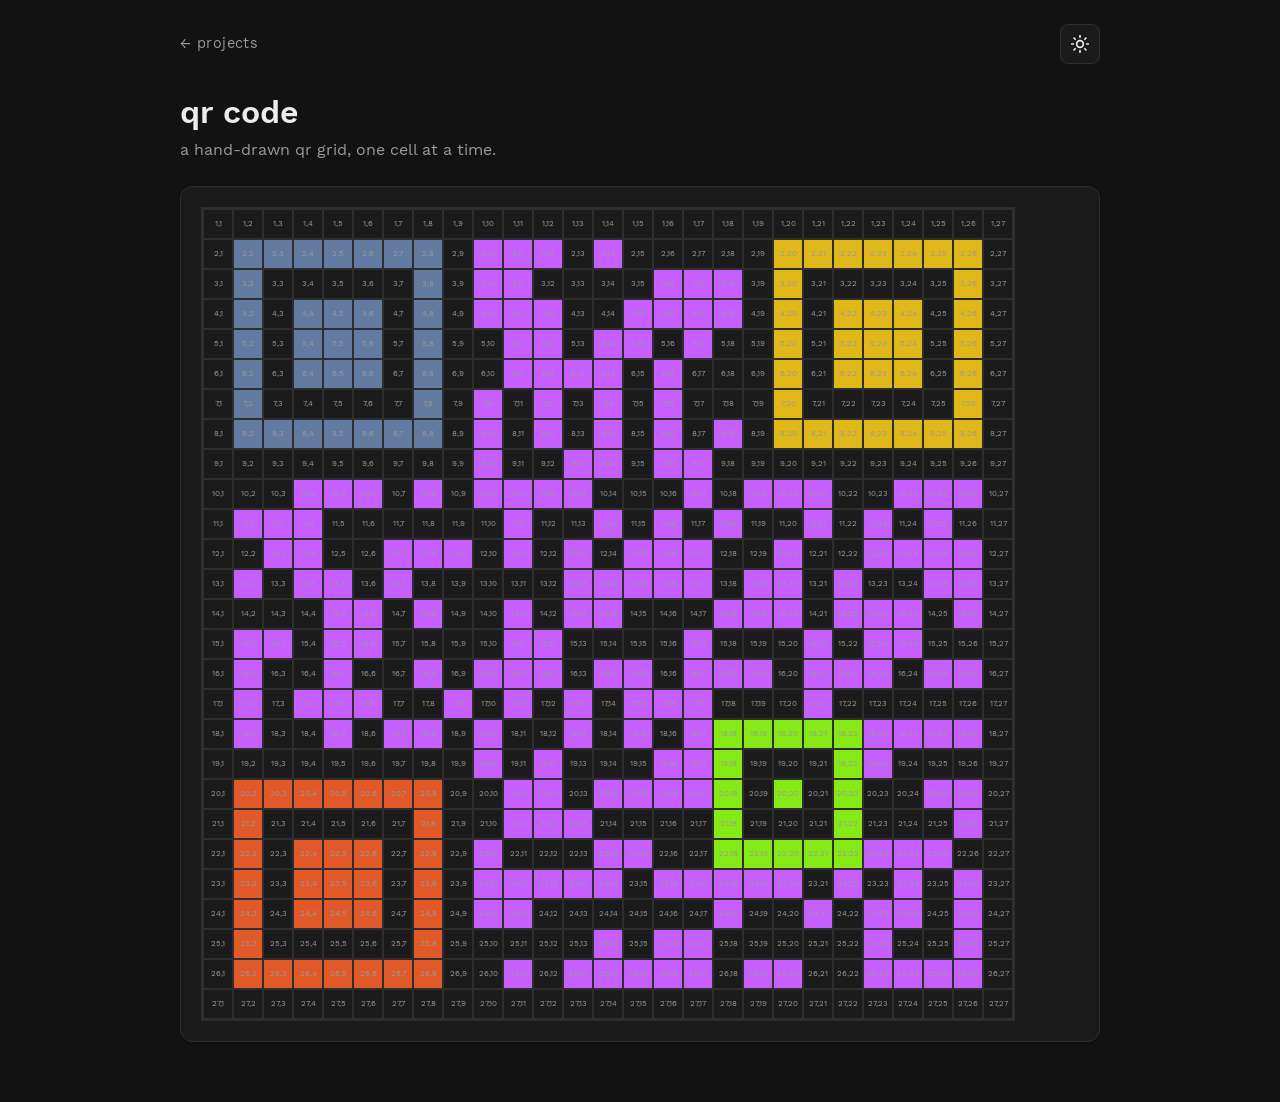
<file: qr_code/index.html>
<!doctype html>
<html lang="en">
  <head>
    <meta charset="UTF-8" />
    <meta name="viewport" content="width=device-width, initial-scale=1.0" />
    <title>QR Code &middot; mfgbhatti</title>
    <link rel="stylesheet" href="../assets/css/site.css" />
    <link rel="stylesheet" href="style.css" />
    <script src="../assets/js/theme.js"></script>
    <!-- Icons -->
    <link
      rel="apple-touch-icon-precomposed"
      sizes="144x144"
      href="../assets/img/apple-touch-icon-144-precomposed.png"
    />
    <link rel="shortcut icon" href="../assets/img/favicon.ico" />
  </head>
  <body>
    <main class="page page--wide">
      <div class="site-bar">
        <a class="back" href="../">&larr; projects</a>
        <button class="theme-toggle" type="button" data-theme-toggle>
          <svg class="icon-sun" viewBox="0 0 24 24" aria-hidden="true"><circle cx="12" cy="12" r="4"/><path d="M12 2v2M12 20v2M4.9 4.9l1.4 1.4M17.7 17.7l1.4 1.4M2 12h2M20 12h2M4.9 19.1l1.4-1.4M17.7 6.3l1.4-1.4"/></svg>
          <svg class="icon-moon" viewBox="0 0 24 24" aria-hidden="true"><path d="M21 12.8A9 9 0 1 1 11.2 3a7 7 0 0 0 9.8 9.8z"/></svg>
        </button>
      </div>
      <header class="page-head">
        <h1>qr code</h1>
        <p>a hand-drawn qr grid, one cell at a time.</p>
      </header>
      <div class="card grid-card">
        <div id="grid-container"></div>
      </div>
    </main>
    <script src="script.js"></script>
  </body>
</html>
</file>
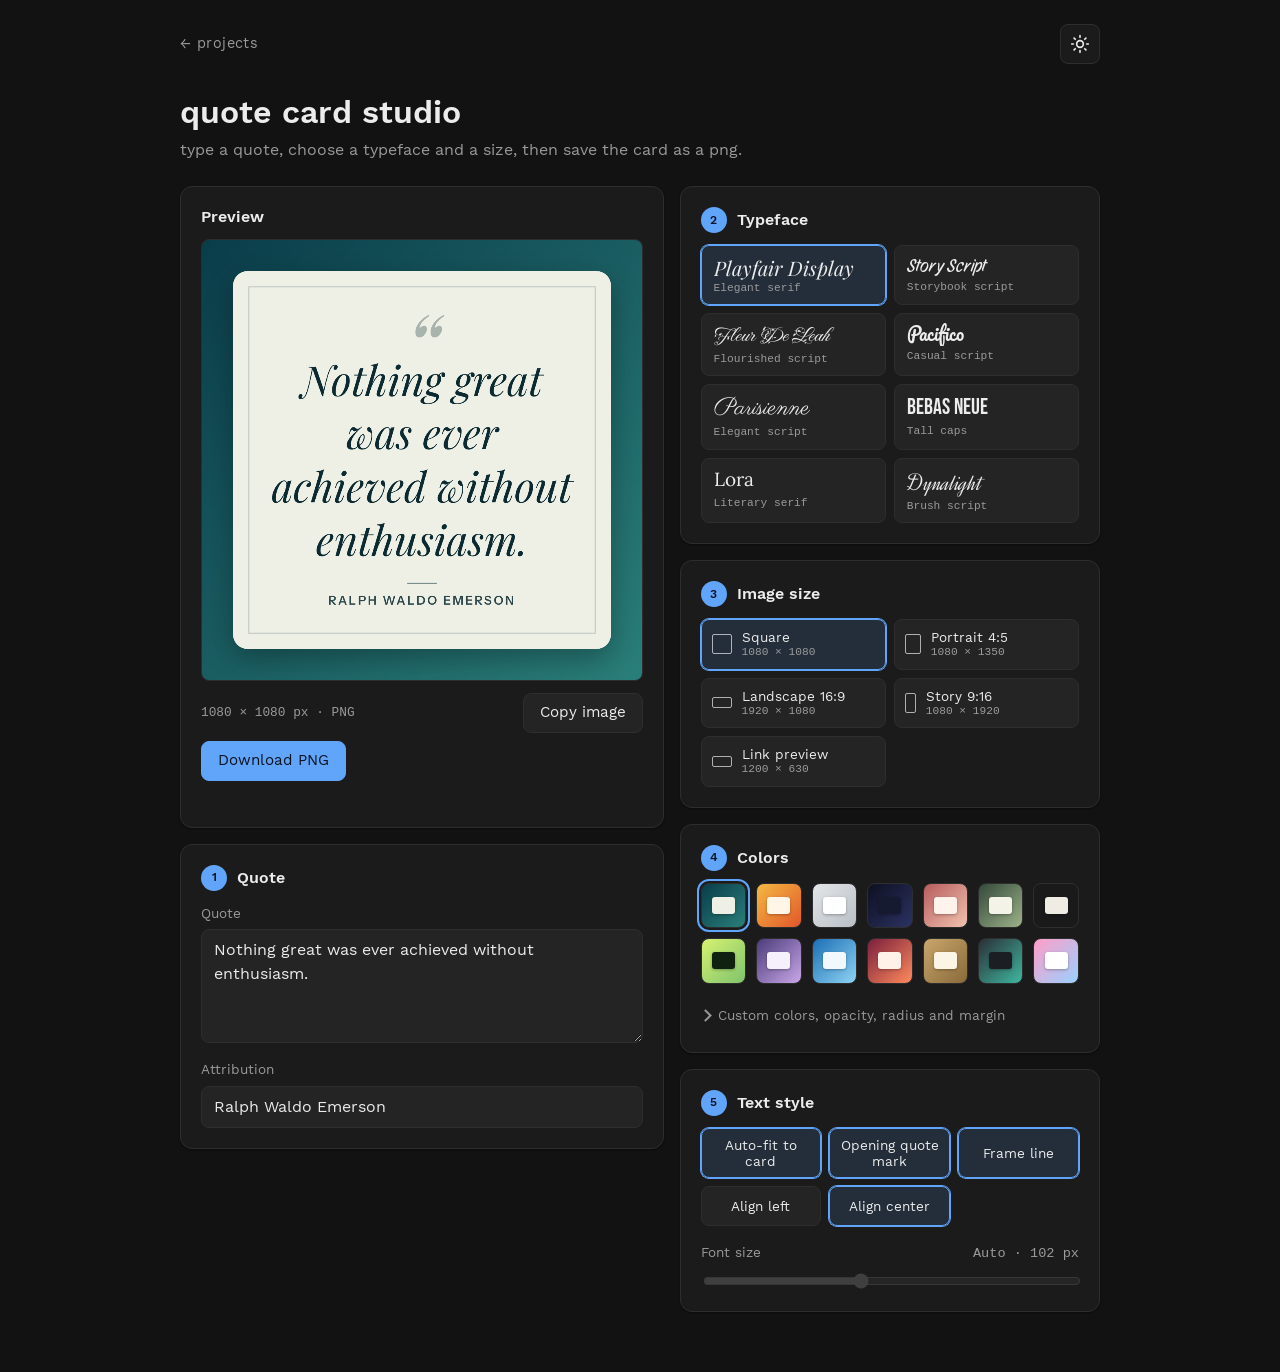
<file: quote-card-studio/index.html>
<!doctype html>
<html lang="en">
  <head>
    <meta charset="utf-8" />
    <meta
      name="viewport"
      content="width=device-width, initial-scale=1, viewport-fit=cover"
    />
    <title>Quote Card Studio &middot; mfgbhatti</title>
    <link
      id="gf"
      rel="stylesheet"
      href="https://fonts.googleapis.com/css2?family=Bebas+Neue&family=DM+Mono:wght@400;500&family=Dynalight&family=Fleur+De+Leah&family=Instrument+Sans:wght@400;500;600&family=Lora:wght@400&family=Pacifico&family=Parisienne&family=Playfair+Display:ital,wght@1,400&family=Story+Script&display=swap"
    />
    <link rel="stylesheet" href="../assets/css/site.css" />
    <link rel="stylesheet" href="style.css" />
    <!-- Icons -->
    <link
      rel="apple-touch-icon-precomposed"
      sizes="144x144"
      href="../assets/img/apple-touch-icon-144-precomposed.png"
    />
    <link rel="shortcut icon" href="../assets/img/favicon.ico" />
    <script src="../assets/js/theme.js"></script>
    <script src="script.js" defer></script>
  </head>
  <body>
    <main class="page page--wide">
      <div class="site-bar">
        <a class="back" href="../">&larr; projects</a>
        <button class="theme-toggle" type="button" data-theme-toggle>
          <svg class="icon-sun" viewBox="0 0 24 24" aria-hidden="true"><circle cx="12" cy="12" r="4"/><path d="M12 2v2M12 20v2M4.9 4.9l1.4 1.4M17.7 17.7l1.4 1.4M2 12h2M20 12h2M4.9 19.1l1.4-1.4M17.7 6.3l1.4-1.4"/></svg>
          <svg class="icon-moon" viewBox="0 0 24 24" aria-hidden="true"><path d="M21 12.8A9 9 0 1 1 11.2 3a7 7 0 0 0 9.8 9.8z"/></svg>
        </button>
      </div>
      <header class="page-head">
        <h1>quote card studio</h1>
        <p>
          type a quote, choose a typeface and a size, then save the card as a
          png.
        </p>
      </header>

      <div class="layout">
        <!-- PREVIEW + TEXT -->
        <div class="preview">
          <section class="card" aria-label="Card preview">
            <h3 class="card__title">Preview</h3>
            <canvas
              id="card"
              width="1080"
              height="1080"
              role="img"
              aria-label="Quote card preview"
            ></canvas>
            <div class="cols-3">
              <div id="dims" class="sub"></div>
              <button id="copy" class="btn" type="button">Copy image</button>
              <button id="dl" class="btn btn--primary" type="button">
                Download PNG
              </button>
            </div>
            <p id="status" class="msg" role="status" aria-live="polite"></p>
          </section>

          <section class="card">
            <h3 class="card__title"><span class="step badge">1</span> Quote</h3>
            <div class="stack">
              <div class="field">
                <label class="label" for="quote">Quote</label>
                <textarea class="textarea" id="quote" rows="4" maxlength="600"></textarea>
              </div>
              <div class="field">
                <label class="label" for="author">Attribution</label>
                <input
                  class="input"
                  id="author"
                  type="text"
                  maxlength="80"
                  placeholder="Name (optional)"
                />
              </div>
            </div>
          </section>
        </div>

        <!-- SETTINGS -->
        <div>
          <section class="card" aria-label="Card settings">
            <h3 class="card__title"><span class="step badge">2</span> Typeface</h3>
            <div id="fonts" class="fonts" role="group" aria-label="Typeface"></div>
          </section>

          <section class="card">
            <h3 class="card__title"><span class="step badge">3</span> Image size</h3>
            <div id="sizes" class="sizes" role="group" aria-label="Image size"></div>
          </section>

          <section class="card">
            <h3 class="card__title"><span class="step badge">4</span> Colors</h3>
            <div class="stack">
              <div id="presets" class="presets" role="group" aria-label="Color sets"></div>
              <details class="more">
                <summary>Custom colors, opacity, radius and margin</summary>
                <div class="stack">
                  <div class="grid-2">
                    <div class="field">
                      <label class="label" for="cBgA">Background</label>
                      <input id="cBgA" type="color" />
                    </div>
                    <div class="field">
                      <label class="label" for="cBgB">Background 2</label>
                      <input id="cBgB" type="color" />
                    </div>
                    <div class="field">
                      <label class="label" for="cCard">Card</label>
                      <input id="cCard" type="color" />
                    </div>
                    <div class="field">
                      <label class="label" for="cText">Text</label>
                      <input id="cText" type="color" />
                    </div>
                  </div>
                  <div class="field">
                    <label class="label" for="opacity"><span>Card opacity</span><output id="o-opacity" for="opacity"></output></label>
                    <input id="opacity" type="range" min="0" max="100" step="1" />
                  </div>
                  <div class="field">
                    <label class="label" for="radius"><span>Corner radius</span><output id="o-radius" for="radius"></output></label>
                    <input id="radius" type="range" min="0" max="120" step="1" />
                  </div>
                  <div class="field">
                    <label class="label" for="margin"><span>Card margin</span><output id="o-margin" for="margin"></output></label>
                    <input id="margin" type="range" min="0" max="16" step="1" />
                  </div>
                </div>
              </details>
            </div>
          </section>

          <section class="card">
            <h3 class="card__title"><span class="step badge">5</span> Text style</h3>
            <div class="stack">
              <div class="chips" role="group" aria-label="Text options">
                <button id="auto" class="btn chip" type="button">Auto-fit to card</button>
                <button id="mark" class="btn chip" type="button">Opening quote mark</button>
                <button id="frame" class="btn chip" type="button">Frame line</button>
                <button class="btn chip" type="button" data-align="left">Align left</button>
                <button class="btn chip" type="button" data-align="center">Align center</button>
              </div>
              <div class="field">
                <label class="label" for="fsize"><span>Font size</span><output id="o-fsize" for="fsize"></output></label>
                <input id="fsize" type="range" min="24" max="140" step="1" />
              </div>
              <p id="fitnote" class="hint" hidden>
                The text runs past the card. Lower the size or turn on auto-fit.
              </p>
            </div>
          </section>
        </div>
      </div>
    </main>
  </body>
</html>
</file>
<file: assets/css/site.css>
/*
  Shared style for every page on this site.
  Tokens first, then base, then components. Pages should only add small,
  page-specific rules on top of this and must use the tokens (var(--...))
  instead of hard-coded colors, so light and dark both keep working.

  Theme: dark is the default. assets/js/theme.js sets
  <html data-theme="dark|light"> from localStorage before first paint.
*/
@import url("./font.css");

/* ---------- tokens ---------- */
:root {
  color-scheme: dark;

  --font: WorkSans-Regular, "Segoe UI", Roboto, Helvetica, Arial, sans-serif;
  --font-bold: WorkSans-Bold, WorkSans-Regular, "Segoe UI", Roboto, Helvetica,
    Arial, sans-serif;
  --font-mono: ui-monospace, "SF Mono", Menlo, Consolas, "Liberation Mono",
    monospace;

  --bg: #121212;
  --surface: #1b1b1b;
  --field: #242424;
  --text: #ececec;
  --muted: #9a9a9a;
  --border: #2e2e2e;
  --accent: #60a5fa;
  --accent-ink: #0b1220;
  --accent-soft: rgba(96, 165, 250, 0.14);
  --danger: #f87171;
  --ok: #4ade80;
  --warn: #fbbf24;

  --radius: 12px;
  --radius-sm: 8px;
  --gap: 16px;
  --shadow: 0 1px 2px rgba(0, 0, 0, 0.4);
}

:root[data-theme="light"] {
  color-scheme: light;

  --bg: #fafafa;
  --surface: #ffffff;
  --field: #f2f2f2;
  --text: #1a1a1a;
  --muted: #6b6b6b;
  --border: #e5e5e5;
  --accent: #2563eb;
  --accent-ink: #ffffff;
  --accent-soft: rgba(37, 99, 235, 0.1);
  --danger: #dc2626;
  --ok: #15803d;
  --warn: #b45309;

  --shadow: 0 1px 2px rgba(0, 0, 0, 0.06);
}

/* ---------- base ---------- */
* {
  box-sizing: border-box;
}

html {
  -webkit-text-size-adjust: 100%;
}

body {
  margin: 0;
  background: var(--bg);
  color: var(--text);
  font-family: var(--font);
  line-height: 1.5;
}

h1,
h2,
h3 {
  font-family: var(--font-bold);
  font-weight: normal;
  line-height: 1.25;
}

h1 {
  font-size: 1.75rem;
  margin: 0 0 8px;
}

h2 {
  font-size: 1.2rem;
  text-transform: lowercase;
  letter-spacing: 0.05em;
  color: var(--muted);
  margin: 0 0 16px;
}

h3 {
  font-size: 1rem;
  margin: 0 0 8px;
}

p {
  margin: 0 0 12px;
}

a {
  color: var(--accent);
  text-decoration: none;
}

a:hover {
  text-decoration: underline;
}

:focus-visible {
  outline: 2px solid var(--accent);
  outline-offset: 2px;
}

::selection {
  background: var(--accent-soft);
}

@media (prefers-reduced-motion: reduce) {
  * {
    animation: none !important;
    transition: none !important;
  }
}

/* ---------- page frame ---------- */
.page {
  max-width: 640px;
  margin: 0 auto;
  padding: 16px 20px 60px;
}

.page--wide {
  max-width: 960px;
}

.site-bar {
  display: flex;
  align-items: center;
  justify-content: space-between;
  gap: 12px;
  margin-bottom: 28px;
  min-height: 40px;
}

.site-bar .back {
  display: inline-flex;
  align-items: center;
  gap: 6px;
  min-height: 40px;
  color: var(--muted);
  font-size: 0.9rem;
  text-transform: lowercase;
  letter-spacing: 0.03em;
}

.site-bar .back:hover {
  color: var(--accent);
  text-decoration: none;
}

.theme-toggle {
  display: inline-flex;
  align-items: center;
  justify-content: center;
  width: 40px;
  height: 40px;
  padding: 0;
  background: var(--surface);
  color: var(--text);
  border: 1px solid var(--border);
  border-radius: var(--radius-sm);
  cursor: pointer;
}

.theme-toggle:hover {
  border-color: var(--accent);
  color: var(--accent);
}

.theme-toggle svg {
  width: 20px;
  height: 20px;
  fill: none;
  stroke: currentColor;
  stroke-width: 2;
  stroke-linecap: round;
  stroke-linejoin: round;
}

/* In dark mode show the sun (click for light), in light mode the moon. */
.theme-toggle .icon-moon {
  display: none;
}

:root[data-theme="light"] .theme-toggle .icon-sun {
  display: none;
}

:root[data-theme="light"] .theme-toggle .icon-moon {
  display: block;
}

.page-head {
  margin-bottom: 24px;
}

.page-head h1 {
  margin-bottom: 6px;
}

.page-head p {
  color: var(--muted);
  margin: 0;
}

.site-footer {
  margin-top: 40px;
  padding-top: 16px;
  border-top: 1px solid var(--border);
  color: var(--muted);
  font-size: 0.85rem;
}

/* ---------- layout helpers ---------- */
.stack {
  display: flex;
  flex-direction: column;
  gap: var(--gap);
}

.row {
  display: flex;
  flex-wrap: wrap;
  align-items: center;
  gap: 12px;
}

.grid-2 {
  display: grid;
  grid-template-columns: repeat(2, minmax(0, 1fr));
  gap: var(--gap);
}

.grid-auto {
  display: grid;
  grid-template-columns: repeat(auto-fit, minmax(220px, 1fr));
  gap: var(--gap);
}

@media (max-width: 520px) {
  .grid-2 {
    grid-template-columns: minmax(0, 1fr);
  }
}

.muted {
  color: var(--muted);
}

.mono {
  font-family: var(--font-mono);
}

.num {
  font-variant-numeric: tabular-nums;
}

.sr-only {
  position: absolute;
  width: 1px;
  height: 1px;
  overflow: hidden;
  clip: rect(0 0 0 0);
  white-space: nowrap;
}

/* ---------- card ---------- */
.card {
  background: var(--surface);
  border: 1px solid var(--border);
  border-radius: var(--radius);
  padding: 20px;
  box-shadow: var(--shadow);
}

.card + .card {
  margin-top: var(--gap);
}

.card > :last-child {
  margin-bottom: 0;
}

.card__title {
  font-family: var(--font-bold);
  font-size: 1rem;
  margin: 0 0 12px;
}

/* ---------- form controls ---------- */
.field {
  display: flex;
  flex-direction: column;
  gap: 6px;
}

.label {
  display: flex;
  justify-content: space-between;
  align-items: baseline;
  gap: 8px;
  font-size: 0.85rem;
  color: var(--muted);
}

.hint {
  font-size: 0.8rem;
  color: var(--muted);
}

.input,
.select,
.textarea {
  width: 100%;
  min-height: 40px;
  padding: 8px 12px;
  background: var(--field);
  color: var(--text);
  border: 1px solid var(--border);
  border-radius: var(--radius-sm);
  font: inherit;
  font-size: 1rem;
}

.textarea {
  min-height: 96px;
  resize: vertical;
}

.input::placeholder,
.textarea::placeholder {
  color: var(--muted);
  opacity: 0.8;
}

.input:focus,
.select:focus,
.textarea:focus {
  outline: none;
  border-color: var(--accent);
  box-shadow: 0 0 0 3px var(--accent-soft);
}

.input[readonly],
.input:disabled {
  opacity: 1;
  cursor: default;
}

.input.is-error {
  border-color: var(--danger);
}

.input--mono {
  font-family: var(--font-mono);
}

/* Big read-only value, e.g. calculator display or generated password. */
.readout {
  width: 100%;
  min-height: 56px;
  padding: 12px 16px;
  background: var(--field);
  color: var(--text);
  border: 1px solid var(--border);
  border-radius: var(--radius-sm);
  font-family: var(--font-mono);
  font-size: 1.4rem;
  text-align: right;
  overflow-x: auto;
  white-space: nowrap;
}

input[type="checkbox"],
input[type="radio"],
input[type="range"] {
  accent-color: var(--accent);
}

input[type="range"] {
  width: 100%;
}

input[type="checkbox"],
input[type="radio"] {
  width: 18px;
  height: 18px;
  margin: 0;
}

input[type="color"] {
  width: 48px;
  height: 40px;
  padding: 2px;
  background: var(--field);
  border: 1px solid var(--border);
  border-radius: var(--radius-sm);
  cursor: pointer;
}

.check {
  display: flex;
  align-items: center;
  gap: 10px;
  min-height: 40px;
  cursor: pointer;
}

.msg {
  min-height: 1.2em;
  font-size: 0.85rem;
  color: var(--muted);
}

.msg.is-ok,
.msg.success {
  color: var(--ok);
}

.msg.is-error,
.msg.error {
  color: var(--danger);
}

/* ---------- buttons ---------- */
.btn {
  display: inline-flex;
  align-items: center;
  justify-content: center;
  gap: 8px;
  min-height: 40px;
  padding: 8px 16px;
  background: var(--field);
  color: var(--text);
  border: 1px solid var(--border);
  border-radius: var(--radius-sm);
  font: inherit;
  font-size: 0.95rem;
  line-height: 1.2;
  cursor: pointer;
  text-decoration: none;
  transition:
    background 0.12s,
    border-color 0.12s,
    transform 0.08s;
}

.btn:hover {
  border-color: var(--accent);
  text-decoration: none;
}

.btn:active {
  transform: scale(0.97);
}

.btn:disabled {
  opacity: 0.5;
  cursor: not-allowed;
}

.btn--primary {
  background: var(--accent);
  color: var(--accent-ink);
  border-color: var(--accent);
}

.btn--primary:hover {
  filter: brightness(1.08);
}

.btn--danger {
  color: var(--danger);
}

.btn--danger:hover {
  border-color: var(--danger);
}

.btn--block {
  width: 100%;
}

.btn--icon {
  width: 40px;
  padding: 0;
}

/* ---------- misc components ---------- */
.badge {
  display: inline-block;
  padding: 2px 8px;
  background: var(--accent-soft);
  color: var(--accent);
  border-radius: 999px;
  font-size: 0.75rem;
}

.table-wrap {
  overflow-x: auto;
}

.table {
  width: 100%;
  border-collapse: collapse;
  font-size: 0.9rem;
}

.table th,
.table td {
  padding: 8px 10px;
  text-align: left;
  border-bottom: 1px solid var(--border);
}

.table th {
  color: var(--muted);
  font-weight: normal;
}

.toast {
  position: fixed;
  left: 50%;
  bottom: 24px;
  transform: translate(-50%, 16px);
  padding: 10px 16px;
  background: var(--text);
  color: var(--bg);
  border-radius: var(--radius-sm);
  font-size: 0.9rem;
  opacity: 0;
  pointer-events: none;
  transition:
    opacity 0.2s,
    transform 0.2s;
  z-index: 50;
}

.toast.show,
.toast.is-visible {
  opacity: 1;
  transform: translate(-50%, 0);
}

/* ---------- landing page ---------- */
.landing .page-head {
  margin-bottom: 40px;
}

.landing .bio {
  color: var(--muted);
  margin: 0;
}

.projects {
  counter-reset: project-numbers;
  list-style: none;
  margin: 0;
  padding: 0;
}

.projects li {
  counter-increment: project-numbers;
  display: flex;
  align-items: center;
  gap: 12px;
  margin-bottom: 0.5rem;
  border-bottom: 1px solid var(--border);
}

.projects li:first-child {
  border-top: 1px solid var(--border);
}

.projects li::before {
  content: counter(project-numbers, decimal-leading-zero);
  font-family: var(--font-bold);
  color: var(--muted);
  font-size: 2.5rem;
  line-height: 1;
  min-width: 2.4ch;
}

.projects a {
  display: block;
  flex: 1;
  padding: 16px 4px;
  color: var(--text);
  font-size: 1.05rem;
}

.projects a:hover {
  color: var(--accent);
  text-decoration: none;
}

.projects .desc {
  display: block;
  font-size: 0.9rem;
  color: var(--muted);
  margin-top: 4px;
}

@media (min-width: 640px) {
  .page {
    padding-top: 24px;
  }
  h1 {
    font-size: 2rem;
  }
}

@media print {
  .site-bar {
    display: none;
  }
}
</file>
<file: brick_calculator/style.css>
/* Brick calculator: page-specific layout only. Colors, fonts and controls come from ../assets/css/site.css. */

.layout {
  display: grid;
  grid-template-columns: minmax(0, 1.15fr) minmax(0, 1fr);
  gap: var(--gap);
  align-items: start;
}
.layout > div > .card + .card,
.layout > div > .card + .actions {
  margin-top: var(--gap);
}
@media (max-width: 820px) {
  .layout {
    grid-template-columns: minmax(0, 1fr);
  }
}

.cols-3 {
  display: grid;
  grid-template-columns: repeat(3, minmax(0, 1fr));
  gap: 12px;
}
@media (max-width: 480px) {
  .cols-3 {
    grid-template-columns: repeat(2, minmax(0, 1fr));
  }
}
.gap-top {
  margin-top: 12px;
}
.card .hint {
  margin: 10px 0 0;
}
.card .thumb {
  margin: 0;
  font-size: 0.9rem;
}

.card__title {
  display: flex;
  align-items: center;
  gap: 10px;
}
.step {
  display: inline-grid;
  place-items: center;
  width: 26px;
  height: 26px;
  padding: 0;
  background: var(--accent);
  color: var(--accent-ink);
}

/* Openings (rows are created by script.js) */
.openings {
  display: flex;
  flex-direction: column;
  gap: 10px;
}
.opening {
  display: grid;
  grid-template-columns: 1.3fr 1fr 1fr 0.7fr 40px;
  gap: 8px;
  align-items: end;
}
.opening .label {
  margin-bottom: 4px;
}
.opening .del {
  padding: 0;
}
@media (max-width: 520px) {
  .opening {
    grid-template-columns: repeat(3, minmax(0, 1fr));
  }
  .opening > div:first-child {
    grid-column: span 3;
  }
  .opening .del {
    grid-column: span 3;
    width: 100%;
  }
}
.btn-add {
  margin-top: 12px;
  color: var(--accent);
  border-style: dashed;
}

/* Result headline */
.result-main {
  text-align: center;
  border-color: var(--accent);
  background: var(--accent-soft);
}
.result-main .big {
  font-family: var(--font-bold);
  font-size: 2.6rem;
  line-height: 1.1;
  color: var(--accent);
}
.result-main .sub {
  color: var(--muted);
  font-size: 0.9rem;
  margin-top: 4px;
}
.result-main .alt {
  margin-top: 10px;
  font-size: 0.85rem;
}
.result-main .cost {
  margin-top: 10px;
  font-weight: bold;
}

/* Tables written by script.js */
.table .v {
  text-align: right;
  white-space: nowrap;
  padding-left: 12px;
}
.table td.v {
  font-variant-numeric: tabular-nums;
}
.table td small {
  display: block;
  color: var(--muted);
  font-size: 0.78rem;
}
.table tr.total td {
  border-top: 2px solid var(--border);
  color: var(--accent);
  font-weight: bold;
}
.table tr:last-child td {
  border-bottom: 0;
}
.pill {
  display: inline-block;
  padding: 2px 10px;
  margin-top: 8px;
  background: var(--accent-soft);
  color: var(--accent);
  border-radius: 999px;
  font-size: 0.78rem;
}
.warn {
  display: none;
  margin-top: 8px;
}
.tips {
  margin: 0;
  padding-left: 18px;
  font-size: 0.9rem;
}
.tips li {
  margin-bottom: 6px;
}
.actions {
  display: flex;
  gap: 8px;
}
.actions .btn {
  flex: 1;
}

/* Print: the printable sheet is built by print-estimates.js; force light tokens so nothing prints dark. */
@media print {
  :root,
  :root[data-theme="dark"] {
    color-scheme: light;
    --bg: #fff;
    --surface: #fff;
    --field: #fff;
    --text: #000;
    --muted: #444;
    --border: #999;
  }
}
</file>
<file: calculator/style.css>
.buttons-w {
  display: grid;
  grid-template-columns: repeat(4, minmax(0, 1fr));
  gap: 10px;
}

.buttons-w button {
  min-height: 52px;
  padding: 0;
  font-size: 1.15rem;
  font-family: var(--font-mono);
}

.buttons-w .special {
  color: var(--muted);
  font-size: 1rem;
}

.buttons-w .operator {
  background: var(--accent-soft);
  color: var(--accent);
  border-color: transparent;
}

.buttons-w .operator:hover {
  border-color: var(--accent);
}

.buttons-w .clear {
  grid-column: span 2;
  color: var(--danger);
}

.buttons-w button[data-value="0"] {
  grid-column: span 2;
}

.buttons-w .equals {
  font-size: 1.3rem;
}

.display {
  min-height: 72px;
  font-size: 2rem;
  opacity: 1;
  color: var(--text);
  -webkit-text-fill-color: var(--text);
}

.display::placeholder {
  color: var(--muted);
  -webkit-text-fill-color: var(--muted);
}
</file>
<file: color_extrator/style.css>
.btn input[type="file"] {
  position: absolute;
  width: 1px;
  height: 1px;
  opacity: 0;
  overflow: hidden;
  clip: rect(0, 0, 0, 0);
}

#preview {
  display: block;
  max-width: 100%;
  max-height: 260px;
  margin: 0 auto;
  border-radius: var(--radius-sm);
  object-fit: contain;
  background: var(--field);
}

#palette {
  display: grid;
  grid-template-columns: repeat(auto-fill, minmax(76px, 1fr));
  gap: 10px;
}

.empty-palette {
  grid-column: 1 / -1;
  padding: 12px 0;
  text-align: center;
  color: var(--muted);
  font-size: 0.9rem;
}

.swatch {
  position: relative;
  display: flex;
  align-items: flex-end;
  justify-content: center;
  aspect-ratio: 1;
  min-height: 56px;
  border: 1px solid var(--border);
  border-radius: var(--radius-sm);
  cursor: pointer;
  touch-action: manipulation;
}

.swatch:active {
  transform: scale(0.95);
}

.swatch span {
  margin-bottom: 6px;
  padding: 3px 6px;
  background: var(--surface);
  color: var(--text);
  border-radius: 999px;
  font-family: var(--font-mono);
  font-size: 0.65rem;
  text-transform: uppercase;
  pointer-events: none;
}

canvas {
  display: none;
}
</file>
<file: countdown_timer/style.css>
.units {
  display: grid;
  grid-template-columns: repeat(4, minmax(0, 1fr));
  gap: var(--gap);
}

.units .card + .card {
  margin-top: 0;
}

.unit {
  padding: 16px 8px;
  text-align: center;
}

.unit__value {
  font-family: var(--font-bold);
  font-size: 2rem;
  line-height: 1.1;
  color: var(--accent);
}

.unit__label {
  display: block;
  margin-top: 6px;
  font-size: 0.8rem;
  color: var(--muted);
  text-transform: lowercase;
}

@media (max-width: 520px) {
  .units {
    grid-template-columns: repeat(2, minmax(0, 1fr));
  }
}
</file>
<file: css_color_converter/style.css>
.color-preview {
  width: 100%;
  height: 80px;
  background: var(--field);
  border: 1px solid var(--border);
  border-radius: var(--radius-sm);
}

.color-input.error {
  border-color: var(--danger);
}

.action-btn {
  flex: 1;
}
</file>
<file: image-text-maker/style.css>
/* Image & text maker: page-specific layout only. Colors, fonts and controls come from ../assets/css/site.css. */

.layout {
  display: grid;
  grid-template-columns: minmax(0, 1.15fr) minmax(0, 1fr);
  gap: var(--gap);
  align-items: start;
}
.layout > div > .card + .card {
  margin-top: var(--gap);
}
.preview {
  position: sticky;
  top: 16px;
}
@media (max-width: 820px) {
  .layout {
    grid-template-columns: minmax(0, 1fr);
  }
  .preview {
    position: static;
  }
}

.card__title {
  display: flex;
  align-items: center;
  gap: 10px;
}
.step {
  display: inline-grid;
  place-items: center;
  width: 26px;
  height: 26px;
  padding: 0;
  background: var(--accent);
  color: var(--accent-ink);
}
.card .hint {
  margin: 10px 0 0;
}
.card .btn--block {
  margin-top: 12px;
}

canvas {
  display: block;
  max-width: 100%;
  max-height: max(260px, calc(100svh - 360px));
  width: auto;
  height: auto;
  margin: 0 auto;
  border-radius: var(--radius-sm);
  cursor: move;
  touch-action: none;
  background: conic-gradient(var(--border) 25%, var(--field) 0 50%, var(--border) 0 75%, var(--field) 0) 0 0 / 20px 20px;
}
#hint {
  text-align: center;
}

.label .num {
  font-family: var(--font-mono);
}

.dims {
  margin: 6px 0 0;
  text-align: center;
  font-family: var(--font-mono);
  font-size: 0.8rem;
  color: var(--muted);
}

/* Output size picker (buttons are built in script.js) */
.sizes {
  display: grid;
  grid-template-columns: repeat(auto-fill, minmax(124px, 1fr));
  gap: 8px;
}
.size,
.opt {
  display: flex;
  gap: 10px;
  align-items: center;
  min-width: 0;
  padding: 9px 10px;
  border: 1px solid var(--border);
  border-radius: var(--radius-sm);
  background: var(--field);
  color: var(--text);
  font: inherit;
  font-size: 0.85rem;
  line-height: 1.25;
  text-align: left;
  cursor: pointer;
}
.size:hover,
.opt:hover {
  border-color: var(--accent);
}
.size[aria-pressed="true"],
.opt[aria-pressed="true"],
.opt-wrap input:checked + .opt {
  border-color: var(--accent);
  box-shadow: 0 0 0 1px var(--accent);
  background: var(--accent-soft);
}
.size .ratio {
  flex: none;
  border: 1.5px solid currentColor;
  border-radius: 2px;
  opacity: 0.7;
}
.size small {
  display: block;
  font-family: var(--font-mono);
  font-size: 0.7rem;
  line-height: 1.2;
  color: var(--muted);
}

/* Option buttons: fonts, justification, on/off toggles, radios.
   Same look as the output-size buttons above. */
.picker,
.toggles {
  display: grid;
  grid-template-columns: repeat(auto-fill, minmax(124px, 1fr));
  gap: 8px;
}
.picker--seg {
  grid-template-columns: repeat(auto-fit, minmax(72px, 1fr));
}
.opt {
  justify-content: center;
  min-height: 40px;
  text-align: center;
}
.opt--font {
  flex-direction: column;
  align-items: flex-start;
  justify-content: center;
  gap: 2px;
  text-align: left;
}
.opt--font .sample {
  font-size: 1.15rem;
  line-height: 1.5;
}
.opt-wrap {
  position: relative;
  display: block;
  min-width: 0;
}
.opt-wrap .opt {
  width: 100%;
}
.opt-wrap input {
  position: absolute;
  inset: 0;
  width: 100%;
  height: 100%;
  margin: 0;
  opacity: 0;
  cursor: pointer;
}
.opt-wrap input:focus-visible + .opt,
.opt:focus-visible {
  outline: 2px solid var(--accent);
  outline-offset: 2px;
}

/* Collapsible groups of less-used settings */
.more > summary {
  display: flex;
  align-items: center;
  gap: 8px;
  min-height: 32px;
  font-size: 0.85rem;
  color: var(--muted);
  cursor: pointer;
  list-style: none;
  user-select: none;
}
.more > summary::-webkit-details-marker {
  display: none;
}
.more > summary::before {
  content: "";
  flex: none;
  width: 7px;
  height: 7px;
  border-right: 2px solid currentColor;
  border-bottom: 2px solid currentColor;
  transform: rotate(-45deg);
  transition: transform 0.15s;
}
.more[open] > summary::before {
  transform: rotate(45deg);
}
.more > summary:hover {
  color: var(--text);
}
.more > summary:focus-visible {
  outline: 2px solid var(--accent);
  outline-offset: 2px;
  border-radius: var(--radius-sm);
}
.more > .stack {
  margin-top: 12px;
}

input:disabled,
select:disabled {
  opacity: 0.4;
  cursor: not-allowed;
}
.check {
  margin: 0;
}
</file>
<file: load_calculator/style.css>
/* Load calculator: page-specific layout only. Colors, fonts and controls come from ../assets/css/site.css. */

.settings .volt {
  min-width: 0;
}
.settings .vmsg {
  margin: 0;
}
.settings .input {
  text-align: right;
}

/* Appliance rows. JS creates these with class "row"; override the shared flex .row. */
.appliances {
  padding-top: 4px;
}
.appliances .head,
.appliances .row {
  display: grid;
  grid-template-columns: minmax(0, 1fr) 7rem 5rem 8.5rem 40px;
  grid-template-areas: 'name watts qty sub rm';
  flex-wrap: nowrap;
  gap: 8px 12px;
  align-items: center;
}
.appliances .head {
  padding: 12px 0 8px;
  font-size: 0.8rem;
  color: var(--muted);
}
.appliances .head span:nth-child(2),
.appliances .head span:nth-child(3),
.appliances .head span:nth-child(4) {
  text-align: right;
}
.appliances .row {
  padding: 10px 0;
  border-top: 1px solid var(--border);
}
.name {
  grid-area: name;
  min-width: 0;
}
.watts {
  grid-area: watts;
  min-width: 0;
}
.qty {
  grid-area: qty;
  min-width: 0;
}
.sub {
  grid-area: sub;
  min-width: 0;
  display: flex;
  flex-direction: column;
  align-items: flex-end;
  font-family: var(--font-mono);
  font-variant-numeric: tabular-nums;
  line-height: 1.25;
}
.sub .sa {
  font-size: 0.85rem;
  color: var(--muted);
}
.rm {
  grid-area: rm;
  padding: 0;
  font-size: 1.3rem;
  line-height: 1;
}
.cell label {
  display: block;
  margin-bottom: 4px;
  font-size: 0.8rem;
  color: var(--muted);
}
.appliances .input {
  text-align: right;
}
.foot {
  padding-top: 12px;
  border-top: 1px solid var(--border);
}

@media (min-width: 640px) {
  .appliances .row label {
    position: absolute;
    width: 1px;
    height: 1px;
    margin: -1px;
    overflow: hidden;
    clip: rect(0 0 0 0);
    white-space: nowrap;
  }
}
@media (max-width: 639px) {
  .appliances .head {
    display: none;
  }
  .appliances .row {
    grid-template-columns: minmax(0, 1fr) minmax(0, 1fr) minmax(0, 1fr) 40px;
    grid-template-areas: 'name name name rm' 'watts qty sub sub';
    align-items: end;
    padding: 14px 0;
  }
}

/* Totals */
.totals {
  margin-top: var(--gap);
  display: grid;
  grid-template-columns: repeat(auto-fit, minmax(10.5rem, 1fr));
  gap: 20px 24px;
}
.tl {
  font-size: 0.8rem;
  color: var(--muted);
}
.big {
  margin-top: 6px;
  font-size: clamp(1.7rem, 6vw, 2.3rem);
  line-height: 1;
  overflow-wrap: anywhere;
}
.big .u {
  margin-left: 4px;
  font-size: 0.45em;
  color: var(--muted);
}
.big.amp {
  color: var(--accent);
}
.sm {
  margin-top: 6px;
  font-size: 0.85rem;
  color: var(--muted);
}
.totals .hint {
  grid-column: 1 / -1;
  margin: 0;
  padding-top: 14px;
  border-top: 1px solid var(--border);
  font-size: 0.9rem;
}

/* Distribution board design */
#design {
  margin-top: 32px;
}
#design h2 {
  margin: 0 0 14px;
}
#design h3 {
  margin: 28px 0 10px;
  font-size: 0.85rem;
  color: var(--muted);
}
.note {
  margin: 0 0 12px;
  color: var(--muted);
}
.warn {
  margin: 0;
  padding: 14px 16px;
  color: var(--text);
  background: color-mix(in srgb, var(--danger) 12%, transparent);
  border: 1px solid var(--danger);
  border-radius: var(--radius-sm);
}
.facts {
  display: grid;
  grid-template-columns: repeat(auto-fit, minmax(8.5rem, 1fr));
  gap: 12px;
  margin: 0;
}
.facts div {
  padding: 12px 14px;
  background: var(--surface);
  border: 1px solid var(--border);
  border-radius: var(--radius-sm);
}
.facts dt {
  font-size: 0.8rem;
  color: var(--muted);
}
.facts dd {
  margin: 4px 0 0;
  font-family: var(--font-mono);
  font-size: 1.2rem;
  font-variant-numeric: tabular-nums;
}

.tbl {
  background: var(--surface);
  border: 1px solid var(--border);
  border-radius: var(--radius);
}
.tbl .table {
  min-width: 34rem;
}
.tbl .table td {
  vertical-align: top;
}
.tbl .table td.mono {
  font-size: 0.9rem;
  white-space: nowrap;
}
.det {
  display: block;
  font-size: 0.85rem;
  color: var(--muted);
}
.dot {
  display: inline-block;
  width: 10px;
  height: 10px;
  margin-right: 8px;
  border-radius: 50%;
}
.dot.g1 {
  background: var(--accent);
}
.dot.g2 {
  background: var(--ok);
}

.board-scroll {
  overflow-x: auto;
}
.board {
  display: grid;
  gap: 6px;
  width: max-content;
  min-width: 100%;
  padding: 10px;
  background: var(--field);
  border: 2px solid var(--border);
  border-radius: var(--radius-sm);
}
.brow {
  display: grid;
  grid-template-columns: repeat(var(--n), minmax(2.5rem, 1fr));
  gap: 4px;
}
.dev {
  display: flex;
  flex-direction: column;
  justify-content: space-between;
  align-items: center;
  min-width: 0;
  height: 4.4rem;
  padding: 6px 2px;
  border: 1px solid transparent;
  border-radius: 4px;
  font-family: var(--font-mono);
  font-size: 0.72rem;
  text-align: center;
}
.dev-main {
  background: var(--text);
  color: var(--bg);
}
.dev-spd {
  background: var(--warn);
  color: var(--accent-ink);
}
.dev-rcd1 {
  background: var(--accent);
  color: var(--accent-ink);
}
.dev-mcb1 {
  background: color-mix(in srgb, var(--accent) 18%, transparent);
  border-color: var(--accent);
}
.dev-rcd2 {
  background: var(--ok);
  color: var(--accent-ink);
}
.dev-mcb2 {
  background: color-mix(in srgb, var(--ok) 18%, transparent);
  border-color: var(--ok);
}
.free {
  height: 4.4rem;
  border: 1px dashed var(--border);
  border-radius: 4px;
}
.legend {
  display: flex;
  flex-wrap: wrap;
  gap: 6px 18px;
  margin: 12px 0 0;
  padding: 0;
  list-style: none;
  font-size: 0.85rem;
  color: var(--muted);
}
.legend i {
  display: inline-block;
  width: 12px;
  height: 12px;
  margin-right: 6px;
  border: 1px solid transparent;
  border-radius: 3px;
  vertical-align: -1px;
}
.sw-main {
  background: var(--text);
}
.sw-spd {
  background: var(--warn);
}
.sw-g1 {
  background: var(--accent);
}
.sw-g2 {
  background: var(--ok);
}
.sw-free {
  border: 1px dashed var(--border) !important;
}
.notes {
  display: grid;
  gap: 6px;
  margin: 0;
  padding-left: 18px;
  font-size: 0.9rem;
  color: var(--muted);
}
.foot-note {
  margin: 24px 0 0;
}
</file>
<file: assets/css/navees.css>
/* Navees keyboard: page-specific layout only. Colors, fonts and controls come from site.css. */

* {
  -webkit-tap-highlight-color: transparent;
}

.stage-top {
  justify-content: space-between;
  margin-bottom: 10px;
}
.stage-top .card__title {
  margin: 0;
}
.toolbar {
  gap: 8px;
}

/* Urdu text only: the output box uses the Nastaleeq face. */
textarea#out {
  min-height: 120px;
  font-family: "NotoNastaleeq", var(--font);
  font-size: 1.75rem;
  line-height: 2.1;
  direction: rtl;
  text-align: right;
}
textarea#out::placeholder {
  font-family: var(--font);
  font-size: 0.95rem;
  line-height: 1.5;
  direction: ltr;
}

.seal-row {
  gap: 10px;
  margin-top: 14px;
  padding-top: 14px;
  border-top: 1px solid var(--border);
}
.seal {
  width: 34px;
  height: 34px;
  border-radius: 50%;
  border: 1.5px solid var(--accent);
  display: flex;
  align-items: center;
  justify-content: center;
  font-size: 0.75rem;
  color: var(--accent);
  transition: all 0.18s ease;
}
.seal.active {
  background: var(--accent);
  color: var(--accent-ink);
  transform: scale(1.08);
}
.layer-name b {
  color: var(--accent);
  font-weight: normal;
}

/* keyboard (rows and keys are created by the page script) */
.kb {
  margin-top: var(--gap);
  padding: 14px;
  user-select: none;
}
.kb .row {
  display: flex;
  flex-wrap: nowrap;
  align-items: stretch;
  gap: 5px;
  margin-bottom: 5px;
}
.kb .row:last-child {
  margin-bottom: 0;
}
.key {
  position: relative;
  flex: 1;
  min-width: 0;
  height: 62px;
  display: flex;
  flex-direction: column;
  align-items: center;
  justify-content: center;
  background: var(--field);
  color: var(--text);
  border: 1px solid var(--border);
  border-radius: var(--radius-sm);
  cursor: pointer;
  touch-action: manipulation;
  transition:
    transform 0.05s ease,
    background 0.12s ease,
    border-color 0.12s ease;
}
.key:hover {
  border-color: var(--accent);
}
.key:active,
.key.pressed {
  transform: translateY(2px);
  background: var(--accent);
  border-color: var(--accent);
  color: var(--accent-ink);
}
.key .main {
  font-family: "NotoNastaleeq", var(--font);
  font-size: 1.4rem;
  line-height: 1;
}
.key .sub {
  margin-top: 4px;
  font-size: 0.6rem;
  letter-spacing: 0.03em;
  color: var(--muted);
  text-transform: uppercase;
}
.key:active .sub,
.key.pressed .sub,
.key.mod.active .sub {
  color: inherit;
}
.key.wide { flex: 1.6; }
.key.xwide { flex: 2.3; }
.key.space { flex: 9; }
.key.mod {
  background: var(--surface);
}
.key.mod .main {
  font-family: var(--font);
  font-size: 0.8rem;
}
.key.mod.active {
  background: var(--accent);
  border-color: var(--accent);
  color: var(--accent-ink);
}
.key.blank {
  opacity: 0.35;
  cursor: default;
}
.key.blank:hover {
  border-color: var(--border);
}

.kb-help {
  margin-top: var(--gap);
}

@media (max-width: 640px) {
  .kb {
    padding: 8px;
  }
  .kb .row {
    gap: 3px;
    margin-bottom: 3px;
  }
  .key {
    height: 48px;
  }
  .key .main {
    font-size: 1.1rem;
  }
  .key .sub {
    display: none;
  }
}
</file>
<file: password_generator/style.css>
.password-row {
  flex-wrap: nowrap;
}

.password-display {
  flex: 1;
  min-width: 0;
}

.copy-btn.copied {
  border-color: var(--ok);
  color: var(--ok);
}

.strength-indicator {
  display: flex;
  align-items: center;
  gap: 12px;
}

.strength-bar {
  flex: 1;
  height: 6px;
  background: var(--field);
  border: 1px solid var(--border);
  border-radius: 999px;
  overflow: hidden;
}

.strength-bar-fill {
  height: 100%;
  width: 0%;
  border-radius: 999px;
  background: var(--danger);
  transition: width 0.3s ease;
}

.strength-text {
  min-width: 5.5em;
  text-align: right;
  font-size: 0.85rem;
}

.btn .icon {
  width: 18px;
  height: 18px;
  fill: none;
  stroke: currentColor;
  stroke-width: 2;
  stroke-linecap: round;
  stroke-linejoin: round;
}

.toast {
  display: flex;
  align-items: center;
  gap: 8px;
}

input[type="range"] {
  height: 40px;
}
</file>
<file: qr_code/style.css>
.grid-card {
  overflow-x: auto;
}

#grid-container {
  display: inline-block;
  border: 2px solid var(--border);
}

.grid-row {
  display: flex;
}

.grid-cell {
  flex: none;
  width: 30px;
  height: 30px;
  border: 1px solid var(--border);
  display: flex;
  justify-content: center;
  align-items: center;
  font-size: 8px;
  color: var(--muted);
  cursor: pointer;
}

.grid-cell:hover {
  outline: 2px solid var(--accent);
  outline-offset: -2px;
}
</file>
<file: quote-card-studio/style.css>
/* Quote card studio: page-specific layout only. Colors, fonts and controls come from ../assets/css/site.css. */

.layout {
  display: grid;
  grid-template-columns: minmax(0, 1.15fr) minmax(0, 1fr);
  gap: var(--gap);
  align-items: start;
}
.layout > div > .card + .card {
  margin-top: var(--gap);
}
.preview {
  position: sticky;
  top: 16px;
}
@media (max-width: 820px) {
  .layout {
    grid-template-columns: minmax(0, 1fr);
  }
  .preview {
    position: static;
  }
}

.card__title {
  display: flex;
  align-items: center;
  gap: 10px;
}
.step {
  display: inline-grid;
  place-items: center;
  width: 26px;
  height: 26px;
  padding: 0;
  background: var(--accent);
  color: var(--accent-ink);
}
.card .hint {
  margin: 0;
}
.check {
  margin: 0;
}
.label output {
  font-family: var(--font-mono);
}

/* Preview */
#card {
  display: block;
  margin: 0 auto 12px;
  min-width: 0;
  max-width: 100%;
  max-height: max(260px, calc(100svh - 330px));
  width: auto;
  height: auto;
  border: 1px solid var(--border);
  border-radius: var(--radius-sm);
  background: var(--field);
}
.cols-3 {
  display: flex;
  flex-wrap: wrap;
  align-items: center;
  justify-content: space-between;
  gap: 8px 12px;
}
.cols-3 .sub {
  margin-right: auto;
  font-family: var(--font-mono);
  font-size: 0.8rem;
  color: var(--muted);
}
/* On phones the size, Copy and Download each get their own full-width row */
@media (max-width: 520px) {
  .cols-3 {
    flex-direction: column;
    align-items: stretch;
    gap: 8px;
  }
  .cols-3 .sub {
    margin-right: 0;
    text-align: center;
  }
}
#status {
  margin: 10px 0 0;
}

/* Typeface, size, color-set and alignment pickers (buttons are built in script.js or the page). */
.fonts {
  display: grid;
  grid-template-columns: repeat(2, minmax(0, 1fr));
  gap: 8px;
}
.font,
.size {
  border: 1px solid var(--border);
  border-radius: var(--radius-sm);
  background: var(--field);
  color: var(--text);
  font: inherit;
  text-align: left;
  cursor: pointer;
}
.font:hover,
.size:hover {
  border-color: var(--accent);
}
.font {
  display: grid;
  gap: 2px;
  min-width: 0;
  padding: 9px 12px;
}
.font .fname {
  line-height: 1.25;
  white-space: nowrap;
  overflow: hidden;
  text-overflow: ellipsis;
}
.font .tag {
  font-family: var(--font-mono);
  font-size: 0.7rem;
  line-height: 1.2;
  color: var(--muted);
}
.font[aria-pressed="true"],
.size[aria-pressed="true"],
.chip[aria-pressed="true"] {
  border-color: var(--accent);
  box-shadow: 0 0 0 1px var(--accent);
  background: var(--accent-soft);
}

.sizes {
  display: grid;
  grid-template-columns: repeat(auto-fill, minmax(124px, 1fr));
  gap: 8px;
}
.size {
  display: flex;
  gap: 10px;
  align-items: center;
  min-width: 0;
  padding: 9px 10px;
  font-size: 0.85rem;
  line-height: 1.25;
}
.size .ratio {
  flex: none;
  border: 1.5px solid currentColor;
  border-radius: 2px;
  opacity: 0.7;
}
.size small {
  display: block;
  font-family: var(--font-mono);
  font-size: 0.7rem;
  line-height: 1.2;
  color: var(--muted);
}

.presets {
  display: grid;
  grid-template-columns: repeat(7, minmax(0, 1fr));
  gap: 10px;
}
.preset {
  position: relative;
  width: 100%;
  aspect-ratio: 1;
  padding: 0;
  border: 1px solid var(--border);
  border-radius: var(--radius-sm);
  cursor: pointer;
}
.preset i {
  position: absolute;
  inset: 30% 24%;
  border-radius: 3px;
  box-shadow: 0 1px 3px rgba(0, 0, 0, 0.3);
}
.preset[aria-pressed="true"] {
  outline: 2px solid var(--accent);
  outline-offset: 2px;
}

/* Text style: option buttons (toggles and alignment) */
.chips {
  display: grid;
  grid-template-columns: repeat(auto-fit, minmax(100px, 1fr));
  gap: 8px;
}
.chip {
  min-height: 40px;
  padding: 8px 10px;
  font-size: 0.85rem;
  line-height: 1.2;
}

/* Collapsible group of less-used settings */
.more > summary {
  display: flex;
  align-items: center;
  gap: 8px;
  min-height: 32px;
  font-size: 0.85rem;
  color: var(--muted);
  cursor: pointer;
  list-style: none;
  user-select: none;
}
.more > summary::-webkit-details-marker {
  display: none;
}
.more > summary::before {
  content: "";
  flex: none;
  width: 7px;
  height: 7px;
  border-right: 2px solid currentColor;
  border-bottom: 2px solid currentColor;
  transform: rotate(-45deg);
  transition: transform 0.15s;
}
.more[open] > summary::before {
  transform: rotate(45deg);
}
.more > summary:hover {
  color: var(--text);
}
.more > summary:focus-visible {
  outline: 2px solid var(--accent);
  outline-offset: 2px;
  border-radius: var(--radius-sm);
}
.more > .stack {
  margin-top: 12px;
}

input[type="color"] {
  width: 100%;
}
input:disabled {
  opacity: 0.4;
}
</file>
